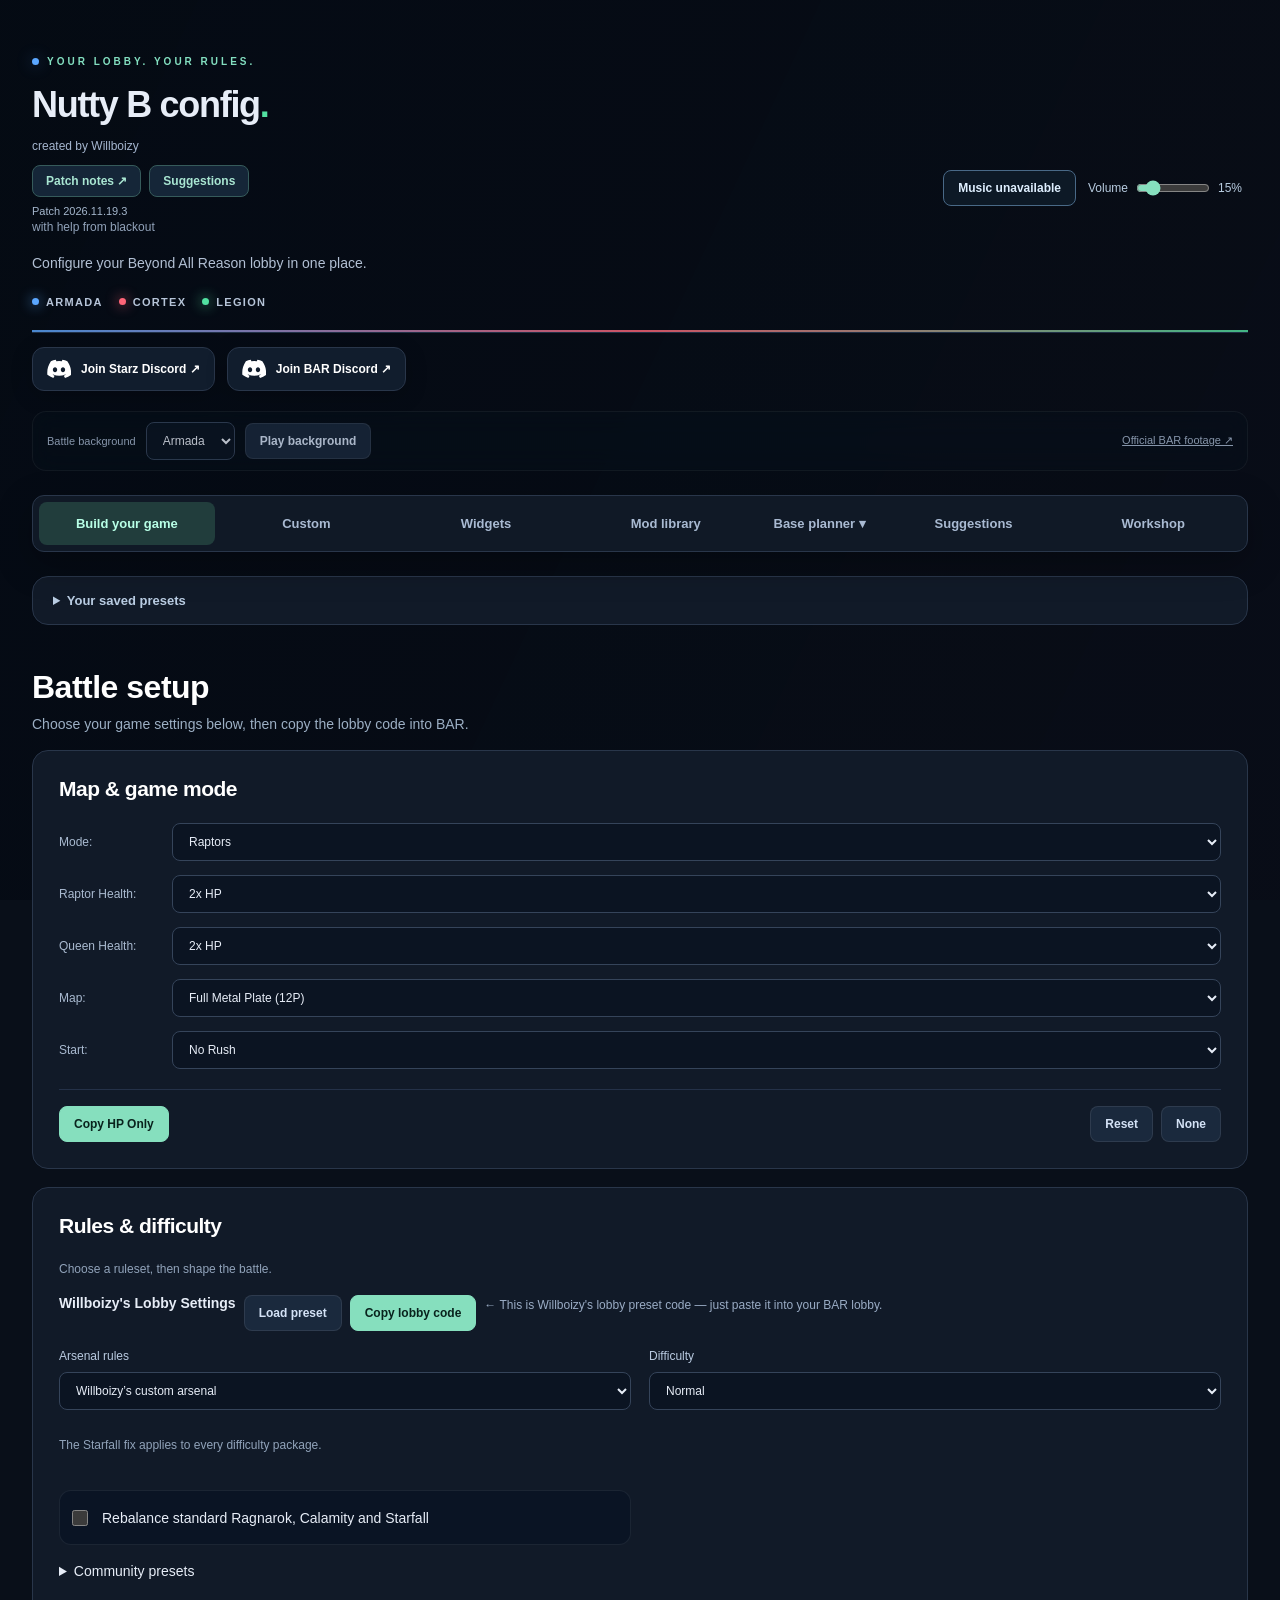
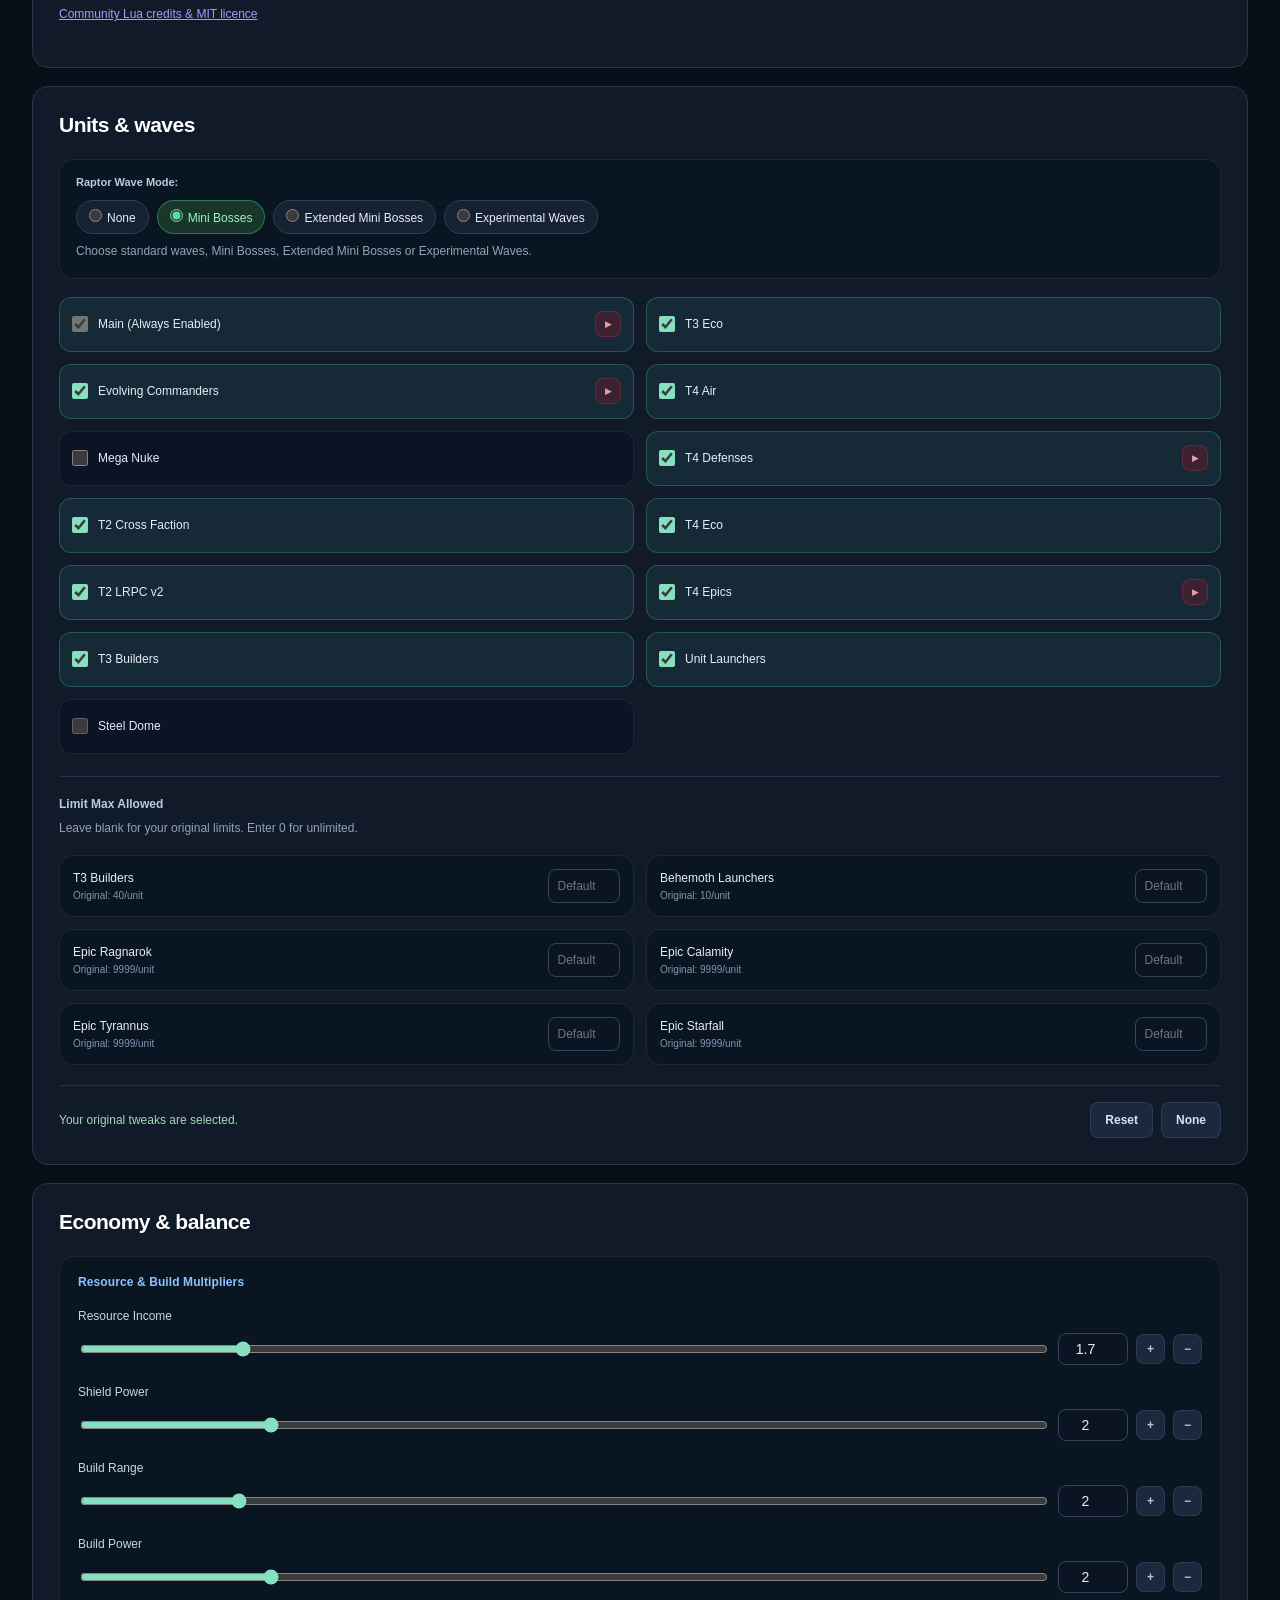
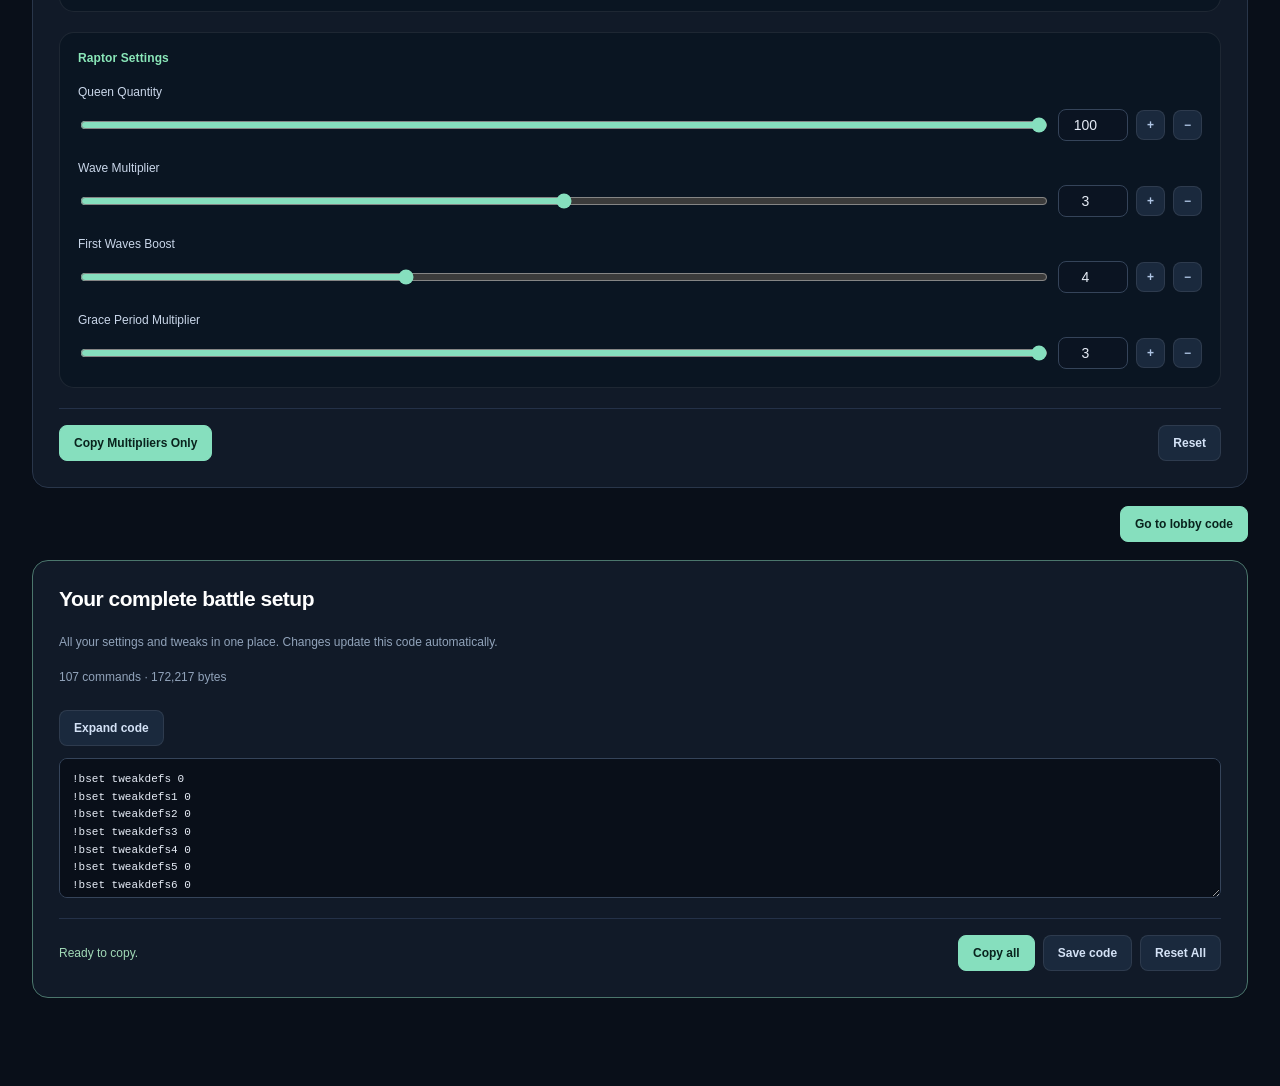
<file: index.html>
<!doctype html>
<html lang="en"><head><meta charset="utf-8"><meta name="viewport" content="width=device-width,initial-scale=1"><title>Nutty B config · NuttyB</title>
<style>
:root{color-scheme:dark;--pink:#ff82bc;--border:#392b43}*{box-sizing:border-box}body{margin:0;background:radial-gradient(ellipse at 10% 0,#352035 0,transparent 45%),#100e16;color:#f9f4fa;font:14px 'Segoe UI',Arial,sans-serif}main{max-width:1180px;margin:auto;padding:38px 30px 28px;min-height:100vh}header{display:flex;justify-content:space-between;align-items:center;gap:20px;margin-bottom:28px}h1{font-size:42px;letter-spacing:-1.8px;margin:4px 0 8px}h2{font-size:21px;letter-spacing:-.5px;margin:0 0 18px}h3{font-size:14px;color:#ffabd0;margin:0 0 22px}.eyebrow{color:#ff82bc;font-size:11px;letter-spacing:2.8px;font-weight:700;text-transform:uppercase}.intro{color:#b7a9c3;margin:0;max-width:540px;line-height:1.6}.badge{border:1px solid #61415f;background:#291d31;border-radius:999px;padding:12px 18px;color:#ffc0dd;font-size:12px}.topnav{display:flex;gap:8px;margin:0 0 24px;padding:5px;background:#1a1522;border:1px solid var(--border);border-radius:14px;width:fit-content;position:sticky;top:10px;z-index:5;box-shadow:0 8px 25px #0005}.topnav button{border:0;background:transparent;padding:12px 22px;border-radius:10px}.topnav button.active{background:#ff82bc;color:#241324}.panel{padding:25px;margin:0 0 22px;border:1px solid var(--border);border-radius:20px;background:#1c1725;box-shadow:0 15px 40px #0002}#configuration{display:grid;grid-template-columns:1fr 1.5fr;gap:22px;align-items:start}#configuration>.panel:first-child{grid-column:1}#configuration>.panel:nth-child(2){grid-column:2;grid-row:1 / span 2}#configuration>.panel:nth-child(3){grid-column:1}.hint{font-size:12px;color:#b3a3c0;line-height:1.6;margin:8px 0 16px}button{font:inherit;font-size:12px;font-weight:650;color:#f9f4fa;background:#332a40;border:1px solid #4b3b58;border-radius:9px;padding:10px 14px;cursor:pointer;transition:background .15s,transform .15s}button:hover{background:#4a3653;transform:translateY(-1px)}button.primary{background:#ff82bc;color:#251224;border-color:#ff82bc}button.primary:hover{background:#ffa7d0}button:disabled{opacity:.5;cursor:default}button:focus-visible,input:focus-visible,select:focus-visible,textarea:focus-visible{outline:2px solid #ffb9db;outline-offset:3px}input,select{font:inherit;color:#f9f4fa;background:#110e18;border:1px solid #4b3a58;border-radius:8px;padding:9px 10px}input[type=checkbox],input[type=radio],input[type=range]{accent-color:var(--pink)}input[type=checkbox]{width:16px;height:16px;margin:0 10px 0 0}select{min-width:0;width:100%;font-size:12px}.setting{display:grid;grid-template-columns:100px 1fr;gap:8px;align-items:center;margin:12px 0}.setting label{color:#cabbd4;font-size:12px}.section-footer{border-top:1px solid #392b43;margin-top:20px;padding-top:16px;display:flex;justify-content:space-between;align-items:center;gap:10px}.toolbar{display:flex;gap:8px}.tweak-grid{display:grid;grid-template-columns:1fr 1fr;gap:10px}.tweak-row{border:1px solid #3d304a;border-radius:10px;background:#231c2d;min-height:52px;padding:12px;display:flex;align-items:center;gap:4px}.tweak-row:has(input:checked){background:#302036;border-color:#734566}.tweak-row label{display:flex;align-items:center;flex:1;font-size:12px;font-weight:600;cursor:pointer}.tweak-row button{padding:5px 8px;color:#ffabd0}.suboptions{padding:10px 14px;background:#18121f;border:1px solid #49324d;border-radius:0 0 10px 10px;margin-top:-6px}.suboptions label{display:flex;align-items:center;padding:7px 0;font-size:12px}.wave-box{padding:14px;margin-bottom:18px;background:#15111e;border-radius:12px;border:1px solid #3d2c46}.wave-title{display:block;margin-bottom:12px;font-size:12px;font-weight:600}.pills{display:flex;gap:8px;flex-wrap:wrap}.pill{padding:8px 12px;background:#231b2c;border:1px solid #4f3a56;border-radius:30px;font-size:12px;cursor:pointer}.pill:has(input:checked){background:#51304b;border-color:#ff82bc}.pill input{margin:0 5px 0 0}.wave-box .hint{margin-bottom:0}.limit-area{margin-top:24px;border-top:1px solid #392b43;padding-top:22px}.limit-title{font-size:14px;font-weight:600}.limits{display:grid;grid-template-columns:1fr 1fr;gap:10px}.limit{display:flex;justify-content:space-between;align-items:center;gap:8px;padding:12px;background:#15111e;border:1px solid #382b43;border-radius:10px;font-size:12px;font-weight:600}.limit input{width:70px;text-align:center}.limit small{display:block;margin-top:5px;font-size:10px;font-weight:400;color:#c7a3bb}.multiplier-grid{display:grid;gap:18px}.multiplier-card{background:#15111e;border:1px solid #382b43;border-radius:12px;padding:18px}.control{margin-bottom:20px}.control:last-child{margin-bottom:0}.control label{display:block;font-size:12px;font-weight:600;margin-bottom:10px}.inputs{display:flex;gap:6px;align-items:center}.inputs input[type=range]{flex:1;min-width:0;padding:0}.inputs input[type=number]{width:66px;text-align:center;padding:7px 5px}.inputs button{padding:7px 10px}.status{font-size:12px;color:#ffc0dd;margin:0;line-height:1.5}#outputs{border-color:#69405f;background:linear-gradient(125deg,#281b30,#1b1725)}#generated{display:grid;grid-template-columns:repeat(3,minmax(0,1fr));gap:14px;margin-top:22px;counter-reset:parts}.copy-row{padding:16px;background:#15111e;border:1px solid #49334e;border-radius:14px;counter-increment:parts;position:relative}.copy-row:before{content:'0' counter(parts);display:block;font-size:27px;font-weight:700;color:#ff82bc;margin-bottom:12px;letter-spacing:-1px}.copy-row button{width:100%;font-size:13px;padding:12px}.copy-row .hint{margin:10px 0;font-size:11px}.part-preview{width:100%;height:92px;resize:vertical;border:1px solid #392b43;border-radius:8px;background:#100c16;color:#bfaac8;padding:10px;font:10px Consolas,monospace}footer{display:flex;justify-content:space-between;gap:20px;color:#a994b5;font-size:11px;line-height:1.7;padding:0 5px}footer a{color:#e6a7ca}[hidden]{display:none!important}@media(min-width:900px){#configuration>.panel:first-child{position:relative}}@media(max-width:900px){main{padding:25px 20px}#configuration{grid-template-columns:1fr}#configuration>.panel:first-child,#configuration>.panel:nth-child(2),#configuration>.panel:nth-child(3){grid-column:1;grid-row:auto}.multiplier-grid{grid-template-columns:1fr 1fr}#generated{grid-template-columns:1fr 1fr}}@media(max-width:580px){main{padding:22px 14px}header{align-items:flex-start}.badge{display:none}h1{font-size:34px}.panel{padding:18px;border-radius:16px}.tweak-grid,.multiplier-grid,#generated{grid-template-columns:1fr}.limits{grid-template-columns:1fr 1fr}.section-footer,footer{flex-wrap:wrap}.topnav{width:100%}.topnav button{flex:1;padding:12px 8px}.limit{flex-direction:column;align-items:flex-start}.limit input{width:100%}}
:root{--pink:#ffe000;--border:#173b73;color-scheme:dark}
body{background:radial-gradient(ellipse at 85% 0,#052b67 0,transparent 42%),#050709;color:#f5f8ff}
header{position:relative;padding:24px 0 26px;border-top:3px solid #ffe000;border-bottom:2px solid #1768f5}
header:after{content:'';position:absolute;bottom:-7px;right:0;width:120px;height:9px;background:repeating-linear-gradient(135deg,#1768f5 0 5px,transparent 5px 11px)}
h1{font-family:Impact,'Arial Narrow','Segoe UI',sans-serif;font-size:54px;font-weight:900;letter-spacing:1px;text-transform:uppercase;text-shadow:3px 2px 0 #0058e4;line-height:1.08}
h2{font-weight:800;color:#fff;letter-spacing:.2px}h3,.eyebrow{color:#ffe000}.intro,.hint,.setting label,footer{color:#acbbcf}
header p[style]{color:#ffe000!important}.badge{border:1px solid #1768f5;background:#071427;color:#fff;border-radius:4px;box-shadow:3px 3px 0 #0058e4}
.topnav{background:#080e18;border-color:#1768f5;border-radius:5px}.topnav button{border-radius:3px}.topnav button.active{background:#ffe000;color:#080b10}
.panel{border-radius:7px;background:#0b1018;border:1px solid #1d498c;box-shadow:0 4px 0 #061d44}
button{background:#10213d;border-color:#28599d;color:#f5f8ff;border-radius:4px}button:hover{background:#153970}button.primary{background:#ffe000;color:#080b10;border-color:#ffe000;box-shadow:0 3px 0 #a69000}button.primary:hover{background:#ffed65}
button:focus-visible,input:focus-visible,select:focus-visible,textarea:focus-visible{outline-color:#ffe000}
input,select,.part-preview{background:#03080f;color:#e5eeff;border-color:#234675;border-radius:4px}
.tweak-row{background:#0b1728;border-color:#244672;border-radius:4px}.tweak-row:has(input:checked){background:#0b2346;border-color:#1768f5;box-shadow:inset 3px 0 #1768f5}.tweak-row button{color:#ffe000}
.suboptions,.wave-box,.limit,.multiplier-card,.copy-row{background:#080e18;border-color:#244672;border-radius:5px}.pill{background:#101c2d;border-color:#244672}.pill:has(input:checked){background:#16356a;border-color:#ffe000;color:#fff}
.limit small{color:#b8c8e0}.section-footer,.limit-area{border-color:#234675}.status{color:#ffe000}
#outputs{background:linear-gradient(125deg,#0c1e39,#070c13);border-color:#1768f5}.copy-row:before{color:#ffe000}.copy-row{box-shadow:inset 0 3px #1768f5}footer a{color:#ffe000}
@media(max-width:580px){h1{font-size:36px;letter-spacing:.5px}.panel{border-radius:5px}header{padding-top:20px}}
/* Modern Blackout dashboard */
:root{--border:#203047;--pink:#ffe14a}
body{background:radial-gradient(ellipse at 90% -10%,#102748 0,transparent 50%),#080c12;font-family:'Segoe UI',Arial,sans-serif;color:#edf3fc}
main{max-width:1280px;padding:44px 36px 32px}
header{padding:12px 0 32px;border-top:0;border-bottom:1px solid #203047;margin-bottom:24px;gap:28px}
header:after{content:none}.eyebrow{font-size:10px;letter-spacing:2.4px;color:#ffe14a;display:inline-flex;align-items:center;gap:8px}.eyebrow:before{content:'';width:7px;height:7px;background:#ffe14a;border-radius:50%;box-shadow:0 0 14px #ffe14a70}
h1{font-family:'Segoe UI',Arial,sans-serif;font-size:48px;letter-spacing:-2px;font-weight:800;text-transform:none;text-shadow:none;line-height:1.15;margin:12px 0}
header p[style]{color:#a5b6cf!important;font-size:12px!important}.intro{font-size:13px;line-height:1.7;max-width:540px;color:#9badc5}
.badge{border:1px solid #28466b;background:#122039;border-radius:999px;box-shadow:none;padding:10px 16px;color:#9ac2ff;font-size:11px;white-space:nowrap}
.topnav{background:#0e1521;border:1px solid #243148;border-radius:12px;padding:5px;top:12px;box-shadow:0 12px 32px #0005;backdrop-filter:blur(16px);margin-bottom:24px}
.topnav button{border-radius:8px;padding:11px 20px;color:#a7b8d0}.topnav button.active{background:#ffe14a;color:#10151d;box-shadow:0 3px 10px #ffe14a18}
.panel{padding:24px;border-radius:16px;background:linear-gradient(145deg,#101823,#0d141e);border:1px solid #243148;box-shadow:0 8px 30px #0002;margin-bottom:20px}
h2{font-size:18px;letter-spacing:-.3px;font-weight:700;margin-bottom:20px}h3{font-size:12px;font-weight:650;letter-spacing:.1px;margin-bottom:20px;color:#8bb8ff}
.hint{color:#8fa1bb;font-size:12px}.setting{grid-template-columns:105px 1fr;margin:14px 0}.setting label{color:#a9bad0}
button{background:#1a2638;border:1px solid #304057;border-radius:8px;font-size:12px;padding:10px 14px;box-shadow:none;transition:background .15s,border-color .15s,transform .15s}
button:hover{background:#24354f;border-color:#456490}button.primary{background:#ffe14a;color:#141a23;border-color:#ffe14a;box-shadow:none}button.primary:hover{background:#ffeb83}
input,select,.part-preview{background:#090f18;color:#e4edf9;border:1px solid #2a3950;border-radius:8px;padding:10px 12px}
select{font-size:12px}.tweak-grid{gap:9px}.tweak-row{min-height:51px;padding:12px;background:#101a28;border:1px solid #28364d;border-radius:9px;box-shadow:none;transition:background .15s,border-color .15s}
.tweak-row:has(input:checked){background:#11223a;border-color:#295da3;box-shadow:none}.tweak-row:hover{border-color:#5275a7}.tweak-row label{font-weight:500}.tweak-row button{padding:5px 9px;background:#1a2d49;border-color:#2c4a70;color:#88b7ff}
input[type=checkbox]{accent-color:#3f8dff;border-radius:4px}input[type=range],input[type=radio]{accent-color:#ffe14a}
.wave-box{padding:16px;background:#0c1421;border:1px solid #27364d;border-radius:10px}.wave-title{color:#b1c1d8;font-size:11px}.pill{padding:8px 12px;background:#162132;border-color:#304058}.pill:has(input:checked){background:#27304a;border-color:#687654;color:#ffeb83}
.suboptions{background:#0a1422;border-color:#2d4768;border-radius:8px}.limit-area{margin-top:22px;padding-top:20px}.limit-title{font-size:12px;color:#b0c0d6}
.limits{gap:9px}.limit{border:1px solid #25354b;background:#0c1421;border-radius:9px;padding:13px;font-weight:500}.limit small{color:#8499b7;font-size:10px}.limit input{width:72px;padding:9px 7px}
.multiplier-card{background:#0c1421;border:1px solid #25354b;border-radius:10px;padding:18px}.control label{font-weight:500;color:#c9d6e9}.inputs{gap:8px}.inputs input[type=number]{width:70px}.inputs button{padding:7px 10px;color:#afc5e4}
.section-footer,.limit-area{border-color:#243148}.status{color:#a7c6f5;font-size:12px}#outputs{background:linear-gradient(130deg,#101e32,#0d141e);border-color:#2d4c75}
.copy-row{background:#0a1421;border:1px solid #2b405f;border-radius:12px;padding:18px;box-shadow:none}.copy-row:before{color:#74acff;font-size:24px;font-weight:650;letter-spacing:-.5px}.part-preview{color:#8ba1bf;font-size:10px;line-height:1.5;height:100px;padding:12px}
#saved-presets{padding:20px 24px}#saved-presets h2{margin-bottom:6px}#saved-presets .hint{margin:8px 0 15px}#saved-presets .toolbar{gap:10px;align-items:center}#saved-presets input{flex:1;min-width:160px;max-width:260px}#saved-presets select{flex:1;min-width:160px}#saved-presets p[role=status]:empty{display:none}footer{color:#788da9;padding:8px 2px}footer a{color:#8fbbff}
@media(max-width:900px){main{padding:30px 22px}h1{font-size:40px}.panel{padding:22px}}
@media(max-width:580px){main{padding:24px 14px}h1{font-size:34px;letter-spacing:-1.2px}.panel{padding:18px;border-radius:13px}.topnav button{padding:11px 8px;font-size:11px}.setting{grid-template-columns:95px 1fr}#saved-presets{padding:18px}#saved-presets input,#saved-presets select{max-width:none;flex-basis:100%}.toolbar{flex-wrap:wrap}.section-footer>.toolbar{width:100%}.section-footer>.toolbar button{flex:1}.limit input{width:100%}.multiplier-card{padding:16px}}
</style><style>.widget-grid{display:grid;grid-template-columns:repeat(3,minmax(0,1fr));gap:16px;margin:24px 0}.widget-card{padding:22px;border:1px solid #263b57;border-radius:14px;background:#0b121d;display:flex;flex-direction:column;gap:12px}.widget-card h3{margin:0;color:#fff;font-size:18px}.widget-card p{margin:0;line-height:1.6;color:#a7b8d0}.widget-card small{color:#ffe14a}.widget-card button,.widget-card a{margin-top:auto}.widget-link{display:inline-block;text-decoration:none;background:#ffe14a;color:#10151d;padding:12px 16px;border-radius:8px;font-size:13px;font-weight:700}.widget-install{padding:20px;background:#101f32;border-radius:12px;line-height:1.8;color:#c5d4e8}.widget-section-title{margin-top:32px}.topnav{flex-wrap:wrap}@media(max-width:900px){.widget-grid{grid-template-columns:repeat(2,minmax(0,1fr))}}@media(max-width:580px){.widget-grid{grid-template-columns:1fr}}</style><style id="battle-background-style">.battle-background{position:fixed;inset:0;width:100%;height:100%;object-fit:cover;z-index:-2;pointer-events:none}body{isolation:isolate;background:#080e18}body:before{content:'';position:fixed;inset:0;background:linear-gradient(110deg,rgba(5,10,17,.88),rgba(8,19,35,.76));z-index:-1;pointer-events:none}.background-controls{display:flex;flex-wrap:wrap;align-items:center;gap:10px;margin:0 0 24px}.background-controls label,.background-controls a{font-size:11px;color:#a7b8d0}.background-controls select{width:auto}.background-controls a{margin-left:auto}@media(prefers-reduced-motion:reduce){.battle-background{display:none}}</style><style>.discord-button{background:#5865f2;color:#fff;display:inline-flex;align-items:center;gap:10px}.discord-button:hover{background:#4752c4}.discord-button:focus-visible{outline:2px solid #fff;outline-offset:4px}.discord-button svg{width:24px;height:24px;fill:currentColor;flex-shrink:0}</style><link rel="stylesheet" href="nutty-modern.css?v=community-cards-1"><link rel="stylesheet" href="nutty-music.css?v=audio-track-1">
<link rel="icon" type="image/png" href="raptor-queen-actual.png?v=20261021">
<link rel="apple-touch-icon" href="raptor-queen-actual.png?v=20261021">
<meta property="og:image" content="https://willzyboi.github.io/nuttyb/raptor-queen-actual.png">
<meta property="og:image:alt" content="Beyond All Reason Epic Raptor Queen">
<meta name="twitter:card" content="summary_large_image">
<meta name="twitter:image" content="https://willzyboi.github.io/nuttyb/raptor-queen-actual.png">
<link rel="stylesheet" href="game-polish.css?v=patch-20261106-1"></head><body><video id="battle-background" class="battle-background" autoplay muted loop playsinline preload="metadata" aria-hidden="true" src="https://ixstudiosdata.nl/BAR/BAR_BG_Armada_Animated_1080P.mp4"></video><main>
<header><div><span class="eyebrow">Your lobby. Your rules.</span><h1>Nutty B config<span style="color:var(--pink)">.</span></h1><p style="margin:0 0 12px;color:#ffc0dd;font-size:13px">created by Willboizy</p><p class="patch-version" style="color:#ffe000;font-size:12px;font-weight:700;margin:8px 0" title="Loaded website patch">Patch 2026.11.19.3 - Blackouts Game Settings</p><p class="creator-help">with help from blackout</p><p class="intro">Build your NuttyB battle, dial up the chaos, and take it straight into BAR.</p><div class="faction-signature" aria-label="Armada, Cortex and Legion"><span style="--faction:var(--armada)"><i aria-hidden="true"></i>Armada</span><span style="--faction:var(--cortex)"><i aria-hidden="true"></i>Cortex</span><span style="--faction:var(--legion)"><i aria-hidden="true"></i>Legion</span></div></div><div class="music-bar"><button id="music-open" class="music-open" aria-pressed="false">♫ Play music</button><label>Volume <input id="music-volume" type="range" min="0" max="100" value="15"><output id="music-level">15%</output></label></div></header>
<div class="discord-links" style="display:flex;flex-wrap:wrap;gap:20px;margin:20px 0 28px"><div><a class="widget-link discord-button" href="https://discord.gg/kmzKGBWB3" target="_blank" rel="noopener noreferrer"><svg viewBox="0 0 24 24" aria-hidden="true"><path d="M20.32 4.37a19.8 19.8 0 0 0-4.89-1.52c-.21.38-.45.89-.62 1.29a18.2 18.2 0 0 0-5.42 0c-.17-.4-.41-.91-.63-1.29A19.7 19.7 0 0 0 3.87 4.37C.78 8.97-.06 13.45.36 17.87a19.9 19.9 0 0 0 6 3.04c.49-.66.92-1.36 1.29-2.1-.71-.26-1.4-.59-2.05-.97l.5-.39c3.96 1.82 8.27 1.82 12.18 0l.5.39c-.65.38-1.34.71-2.05.97.37.74.8 1.44 1.29 2.1a19.8 19.8 0 0 0 6-3.04c.49-5.13-.84-9.57-3.7-13.5ZM8.02 15.15c-1.19 0-2.16-1.09-2.16-2.43s.95-2.43 2.16-2.43c1.22 0 2.18 1.1 2.16 2.43 0 1.34-.95 2.43-2.16 2.43Zm7.96 0c-1.19 0-2.16-1.09-2.16-2.43s.95-2.43 2.16-2.43c1.22 0 2.18 1.1 2.16 2.43 0 1.34-.94 2.43-2.16 2.43Z"/></svg>Join Starz Discord ↗</a><p class="hint" style="margin:8px 0 0">for nutty b games chat</p></div><div><a class="widget-link discord-button" href="https://discord.gg/9XVJW78p2" target="_blank" rel="noopener noreferrer"><svg viewBox="0 0 24 24" aria-hidden="true"><path d="M20.32 4.37a19.8 19.8 0 0 0-4.89-1.52c-.21.38-.45.89-.62 1.29a18.2 18.2 0 0 0-5.42 0c-.17-.4-.41-.91-.63-1.29A19.7 19.7 0 0 0 3.87 4.37C.78 8.97-.06 13.45.36 17.87a19.9 19.9 0 0 0 6 3.04c.49-.66.92-1.36 1.29-2.1-.71-.26-1.4-.59-2.05-.97l.5-.39c3.96 1.82 8.27 1.82 12.18 0l.5.39c-.65.38-1.34.71-2.05.97.37.74.8 1.44 1.29 2.1a19.8 19.8 0 0 0 6-3.04c.49-5.13-.84-9.57-3.7-13.5ZM8.02 15.15c-1.19 0-2.16-1.09-2.16-2.43s.95-2.43 2.16-2.43c1.22 0 2.18 1.1 2.16 2.43 0 1.34-.95 2.43-2.16 2.43Zm7.96 0c-1.19 0-2.16-1.09-2.16-2.43s.95-2.43 2.16-2.43c1.22 0 2.18 1.1 2.16 2.43 0 1.34-.94 2.43-2.16 2.43Z"/></svg>Join BAR Discord ↗</a><p class="hint" style="margin:8px 0 0">Beyond All Reason official Discord</p></div></div>
<div class="background-controls"><label for="background-faction">Battle background</label><select id="background-faction"><option value="Armada">Armada</option><option value="Cortex">Cortex</option></select><button id="background-pause" type="button">Pause background</button><a href="https://www.beyondallreason.info/promokit" target="_blank" rel="noopener noreferrer">Official BAR footage ↗</a></div><nav class="topnav" aria-label="Configurator"><button class="active" id="configuration-tab" aria-pressed="true">Build your game</button><button id="custom-tab" aria-pressed="false">Custom</button><button id="widgets-tab" aria-pressed="false">Widgets</button><button id="library-tab" aria-pressed="false">Mod library</button><div class="planner-menu"><button id="planner-tab" aria-pressed="false">Base planner ▾</button><div class="planner-dropdown"><button id="planner-own" type="button">Make your own</button><button id="planner-community" type="button">Community made</button></div></div><button id="suggestions-tab" aria-pressed="false">Suggestions</button></nav>
<div id="configuration">
<section class="panel"><h2>Set the battlefield</h2><div id="game-settings"></div><div class="section-footer"><button class="primary" id="copy-hp">Copy HP Only</button><div class="toolbar"><button id="reset-game">Reset</button><button id="none-hp">None</button></div></div></section>
<section class="panel"><h2>Choose your arsenal</h2><div class="wave-box"><span class="wave-title">Raptor Wave Mode:</span><div class="pills" id="wave-options"></div><p class="hint">Choose standard waves, Mini Bosses, Extended Mini Bosses or Experimental Waves.</p></div><div class="tweak-grid" id="tweak-options"></div><div class="limit-area"><div class="limit-title">Limit Max Allowed</div><p class="hint">Leave blank for your original limits. Enter 0 for unlimited.</p><div class="limits" id="limits"></div></div><div class="section-footer"><p class="status" id="tweak-status">Your original tweaks are selected.</p><div class="toolbar"><button id="reset-tweaks">Reset</button><button id="none-tweaks">None</button></div></div></section>
<section class="panel"><h2>Turn it up</h2><div class="multiplier-grid"><div class="multiplier-card"><h3>Resource & Build Multipliers</h3><div id="resource-sliders"></div></div><div class="multiplier-card"><h3>Raptor Settings</h3><div id="raptor-sliders"></div></div></div><div class="section-footer"><button class="primary" id="copy-multipliers">Copy Multipliers Only</button><button id="reset-multipliers">Reset</button></div></section>
</div>
<section class="panel" id="outputs"><h2>Your complete battle setup</h2><p class="hint">All your settings and tweaks in one place. Changes update this code automatically.</p><div id="generated"></div><div class="section-footer"><p class="status" id="status" role="status" aria-live="polite">Ready to copy.</p><div class="toolbar"><button class="primary" id="copy-all">Copy all</button><button id="download">Save code</button><button id="reset">Reset All</button></div></div><textarea id="manual" class="part-preview" aria-label="Manual copy" hidden readonly></textarea></section>
<section class="panel" id="custom" hidden>
<h2>Make it yours</h2><p class="hint">Add your own tweaks to this configuration. Applied code is saved in this browser and included in the generated code.</p>
<div class="setting"><label for="custom-format">Code format</label><select id="custom-format"><option value="lua">Lua code</option><option value="tweak">Encoded tweak commands</option></select></div>
<div class="setting" id="custom-target-row"><label for="custom-target">Apply to</label><select id="custom-target"><option value="tweakdefs8">Unit definitions (Lua statements)</option><option value="tweakunits8">Unit tweaks (Lua table)</option></select></div>
<p class="hint">Lua code is encoded automatically. Unit definitions use UnitDefs; unit tweaks must return a table. For encoded tweaks, paste complete !bset tweakdefs or !bset tweakunits commands. Existing tweaks in the same slot are combined; your custom changes take priority within that slot.</p>
<label for="custom-code" style="display:block;margin:18px 0 10px;font-weight:600">Your code</label><textarea id="custom-code" class="part-preview" style="height:280px;font-size:13px" spellcheck="false" placeholder="Paste your Lua or complete encoded tweak commands here"></textarea>
<div class="section-footer"><p id="custom-status" class="status" role="status" aria-live="polite">Paste your code, then select Apply code.</p><div class="toolbar"><button id="clear-custom">Clear</button><button class="primary" id="apply-custom">Apply code</button></div></div>
</section>

<section class="panel" id="widgets" hidden></section><section class="panel" id="library" hidden></section><section id="planner" hidden><div id="planner-community-view" class="panel" hidden><h2>Community made layouts</h2><p>No community layouts have been shared here yet.</p><button id="planner-community-create">Make your own layout</button></div><iframe allowfullscreen title="NuttyB base layout planner" loading="lazy" src="base-planner.html?embedded=1&amp;v=more-buildings-1"></iframe></section><section class="panel" id="suggestions" hidden aria-labelledby="suggestions-heading"><h2 id="suggestions-heading">Suggest a config change</h2><p class="hint">Got an idea for NuttyB? Send unit balance ideas, new features or bug reports. Suggestions are public GitHub issues and need a free GitHub account. They are reviewed before any config changes.</p><form id="suggestion-form" style="max-width:760px;display:grid;gap:16px;margin-top:24px"><label>Category<select id="suggestion-category"><option>Unit balance</option><option>Raptors and bosses</option><option>New feature</option><option>Bug report</option><option>Other</option></select></label><label>Suggestion title<input id="suggestion-title" style="display:block;width:100%;margin-top:8px" maxlength="100" required placeholder="What would you like changed?"></label><label>Details<textarea id="suggestion-details" class="part-preview" style="height:180px;display:block;margin-top:8px;font-size:14px" maxlength="4000" required placeholder="Explain your idea and why it would help. For bugs, include your settings and what happened."></textarea></label><button class="primary" type="submit">Prepare suggestion</button><p id="suggestion-status" role="status">Prepare your suggestion when you are ready.</p><a id="suggestion-submit" class="widget-link" target="_blank" rel="noopener noreferrer" hidden>Review and submit on GitHub</a></form></section></main><script src="nutty-data.js?v=patch-20261021-2"></script><script src="nutty-engine.js?v=url-safe-1"></script><script src="nutty-options.js?v=patch-20261011"></script><script src="steel-dome.js?v=lower-projectiles-1"></script><script src="nutty-ui.js?v=patch-20261029-3"></script><script src="nutty-custom.js?v=inline-copy-1"></script><script src="nutty-presets.js?v=presets-1"></script><script src="nutty-widgets.js?v=inline-copy-1"></script><script src="nutty-library.js?v=inline-copy-1"></script><script src="nutty-background.js?v=battle-1"></script><script src="nutty-lua-parser.js?v=0.3.1"></script><script src="nutty-community-data.js?v=constructor-only-4"></script><script src="nutty-consolidated.js?v=patch-20261119-2"></script><audio id="background-music" src="cosmic-family-flight.m4a" loop preload="metadata"></audio><script src="nutty-music.js?v=audio-track-1"></script><script src="nutty-community-layouts.js?v=blackbunker-early-5"></script><script src="game-polish.js?v=patch-20261119-2"></script><script src="nutty-suggestions.js?v=patch-20261023-1-header"></script></body></html>
</file>
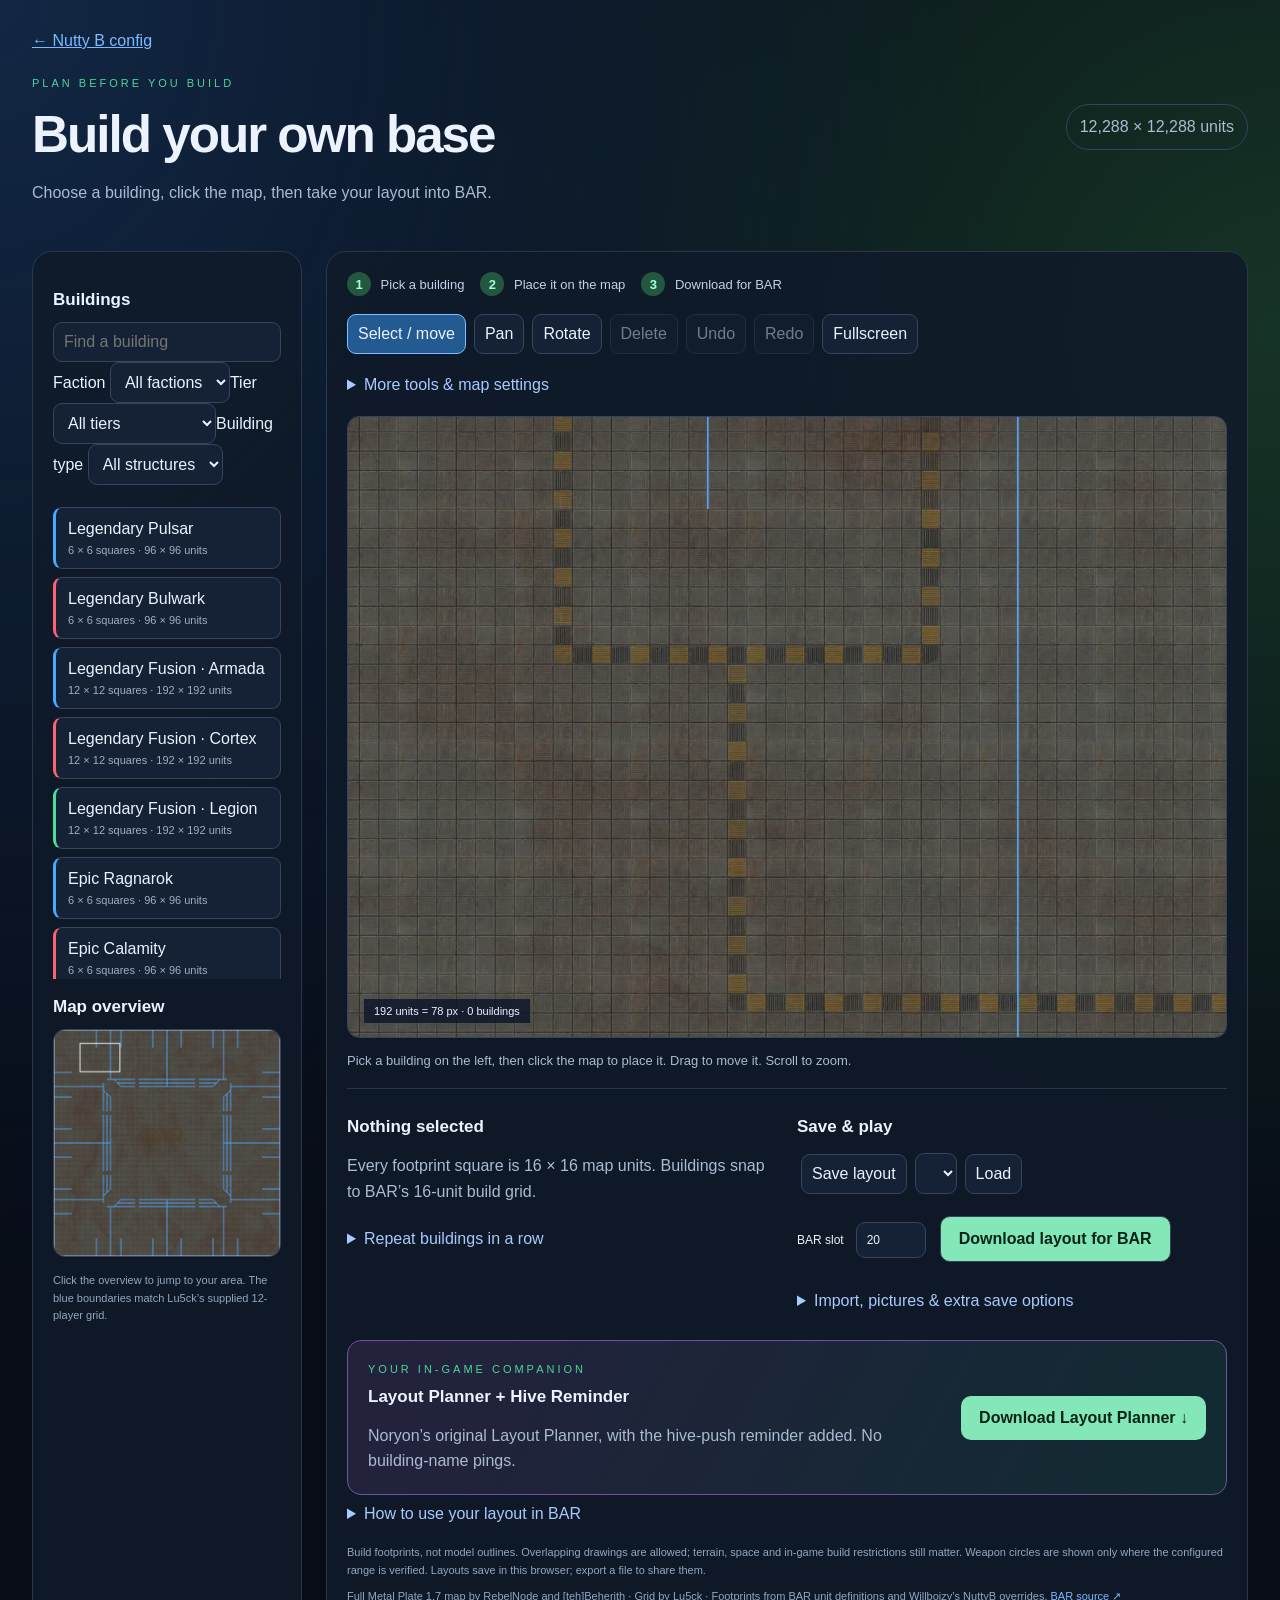
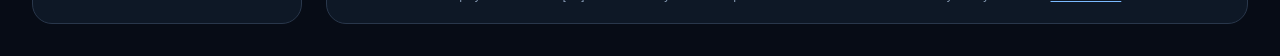
<file: base-planner.html>
<!doctype html><html lang="en"><head><meta charset="utf-8"><meta name="viewport" content="width=device-width,initial-scale=1"><title>Nutty B · Base planner</title><link rel="stylesheet" href="planner.css?v=simple-builder-20261021">
<link rel="icon" type="image/png" href="raptor-queen-actual.png?v=20261021">
<link rel="apple-touch-icon" href="raptor-queen-actual.png?v=20261021">
<meta property="og:image" content="https://willzyboi.github.io/nuttyb/raptor-queen-actual.png">
<meta property="og:image:alt" content="Beyond All Reason Epic Raptor Queen">
<meta name="twitter:card" content="summary">
<meta name="twitter:image" content="https://willzyboi.github.io/nuttyb/raptor-queen-actual.png">
</head><body><main>
<header><div><a href="index.html">← Nutty B config</a><p class="eyebrow">PLAN BEFORE YOU BUILD</p><h1>Build your own base</h1><p>Choose a building, click the map, then take your layout into BAR.</p></div><span class="badge">12,288 × 12,288 units</span></header>
<div class="workspace"><aside><h2>Buildings</h2><input id="search" type="search" placeholder="Find a building" aria-label="Find a building"><label>Faction <select id="faction-filter"><option value="all">All factions</option><option value="arm">Armada</option><option value="cor">Cortex</option><option value="leg">Legion</option><option value="custom">Custom</option></select></label><label>Tier <select id="tier-filter"><option value="all">All tiers</option><option value="1">T1</option><option value="2">T2</option><option value="3">T3</option><option value="4">Legendary / Epic</option></select></label><label>Building type <select id="category-filter"><option value="all">All structures</option><option>Defences</option><option>Economy</option><option>Factories</option><option>Support</option></select></label><div id="catalog"></div><h2>Map overview</h2><canvas id="overview" width="256" height="256" aria-label="Full map overview; click to centre the planner"></canvas><p class="hint">Click the overview to jump to your area. The blue boundaries match Lu5ck’s supplied 12-player grid.</p></aside>
<section><div class="planner-steps"><span><b>1</b> Pick a building</span><span><b>2</b> Place it on the map</span><span><b>3</b> Download for BAR</span></div><div class="toolbar"><button id="select" class="active">Select / move</button><button id="pan">Pan</button><button id="rotate">Rotate</button><button id="delete">Delete</button><button id="undo">Undo</button><button id="redo">Redo</button><button id="fullscreen">Fullscreen</button></div><details class="advanced-tools"><summary>More tools &amp; map settings</summary><div class="toolbar"><button id="pen">Freehand</button><button id="line">Straight line</button><button id="erase">Erase</button><button id="rotate-layout">Rotate layout</button><button id="mirror-layout">Mirror layout</button><button id="text-tool">Text</button><input id="label-text" aria-label="Text label" placeholder="Your label" maxlength="120"><button id="duplicate">Duplicate</button></div><div class="viewbar"><label>Zoom <input id="zoom" type="range" min="1" max="32" step="0.25" value="8"><output id="zoom-label">8×</output></label><button id="fit">Full map</button><label><input id="map-details" type="checkbox" checked>Map details</label><label><input id="grid" type="checkbox" checked>12-player grid</label><label><input id="ranges" type="checkbox">Weapon ranges</label><label><input id="size-snap" type="checkbox">Snap by building size</label><label><input id="chunk-grid" type="checkbox">Chunk grid</label><label><input id="type-colors" type="checkbox" checked>Type colours</label><label><input id="hints" type="checkbox" checked>Hints</label><label><input id="keyboard-pan" type="checkbox" checked>WASD pan view</label></div>
</details><div class="stage"><canvas id="board" width="1000" height="680" tabindex="0" aria-label="Base layout canvas. Select a building then click to place. Drag buildings to move; drag empty space to pan."></canvas><span class="scale" id="scale"></span></div><p id="message" role="status" aria-live="polite">Pick a building on the left, then click the map to place it. Drag to move it. Scroll to zoom.</p>
<div class="details simple-details"><div><h2 id="selection">Nothing selected</h2><p id="dimensions">Every footprint square is 16 × 16 map units. Buildings snap to BAR’s 16-unit build grid.</p><details><summary>Repeat buildings in a row</summary><label>Copies in row <input id="count" type="number" min="1" max="100" value="1"></label><label>Gap (squares) <input id="gap" type="number" min="0" max="40" value="0"></label><label>Row direction <select id="direction"><option value="x">Horizontal</option><option value="z">Vertical</option></select></label><button id="row">Copy selected as row</button></details></div><div><h2>Save &amp; play</h2><div class="save-row"><button id="save">Save layout</button><select id="saved" aria-label="Saved layouts"></select><button id="load">Load</button></div><div class="export-row"><label>BAR slot <input id="bar-slot" type="number" min="1" max="20" value="20"></label><button id="bar-export">Download layout for BAR</button></div><details><summary>Import, pictures &amp; extra save options</summary><input id="layout-name" type="hidden" value=""><input id="layout-guide" type="hidden" value=""><label><input id="merge-load" type="checkbox">Merge when loading</label><button id="copy-layout">Copy layout text</button><button id="export">Export layout (.txt)</button><button id="save-slot">Save to slot</button><button id="load-slot">Load slot</button><label class="file">Import <input id="import" type="file" accept=".txt,.json,text/plain,application/json"></label><label>Image resolution <select id="image-size"><option value="2048">2048 × 2048</option><option value="4096" selected>4096 × 4096</option><option value="8192">8192 × 8192 · most detail</option></select></label><button id="png">Save image</button><button id="clear">Clear map</button></details></div></div><div class="widget-download"><div><p class="eyebrow">YOUR IN-GAME COMPANION</p><h2>Layout Planner + Hive Reminder</h2><p>Noryon’s original Layout Planner, with the hive-push reminder added. No building-name pings.</p></div><a class="download-widget" href="LayoutPlanner.lua" download>Download Layout Planner ↓</a></div><details class="install-guide"><summary>How to use your layout in BAR</summary><ol><li>Put <strong>LayoutPlanner.lua</strong> in your BAR data folder under <strong>LuaUI/Widgets</strong>. Disable Willboizy Layout Loader and enable <strong>Layout Planner</strong>.</li><li>Choose a BAR slot above and click <strong>Download layout for BAR</strong>. Put that <strong>layout_N.txt</strong> file in the same Widgets folder, keeping its exact filename.</li><li>In game, click Load for the matching slot. Click the map to position it, then press <strong>Render</strong>. R rotates, I mirrors and right-click cancels placement.</li></ol><p>Draws guides rather than issuing build orders. Auto Erase Reminder and Hive Reminder post their message when clicked. Adapted from Noryon’s MIT-licensed Layout Planner, with original engine credit retained. <a href="WILLBOIZY-LAYOUT-LOADER.txt" download>Full instructions</a> · <a href="https://github.com/noryon/BARLayoutPlanner" target="_blank" rel="noopener">Original project</a></p><p>Original layout controls and placement retained. Building names and text labels do not generate map pings.</p></details><p class="hint">Build footprints, not model outlines. Overlapping drawings are allowed; terrain, space and in-game build restrictions still matter. Weapon circles are shown only where the configured range is verified. Layouts save in this browser; export a file to share them.</p><footer>Full Metal Plate 1.7 map by RebelNode and [teh]Beherith · Grid by Lu5ck · Footprints from BAR unit definitions and Willboizy’s NuttyB overrides. <a href="https://github.com/beyond-all-reason/Beyond-All-Reason" target="_blank" rel="noopener">BAR source ↗</a></footer></section></div></main><script src="planner-data.js?v=tiers-storage-2"></script><script src="planner.js?v=no-pings-20261021"></script></body></html>
</file>
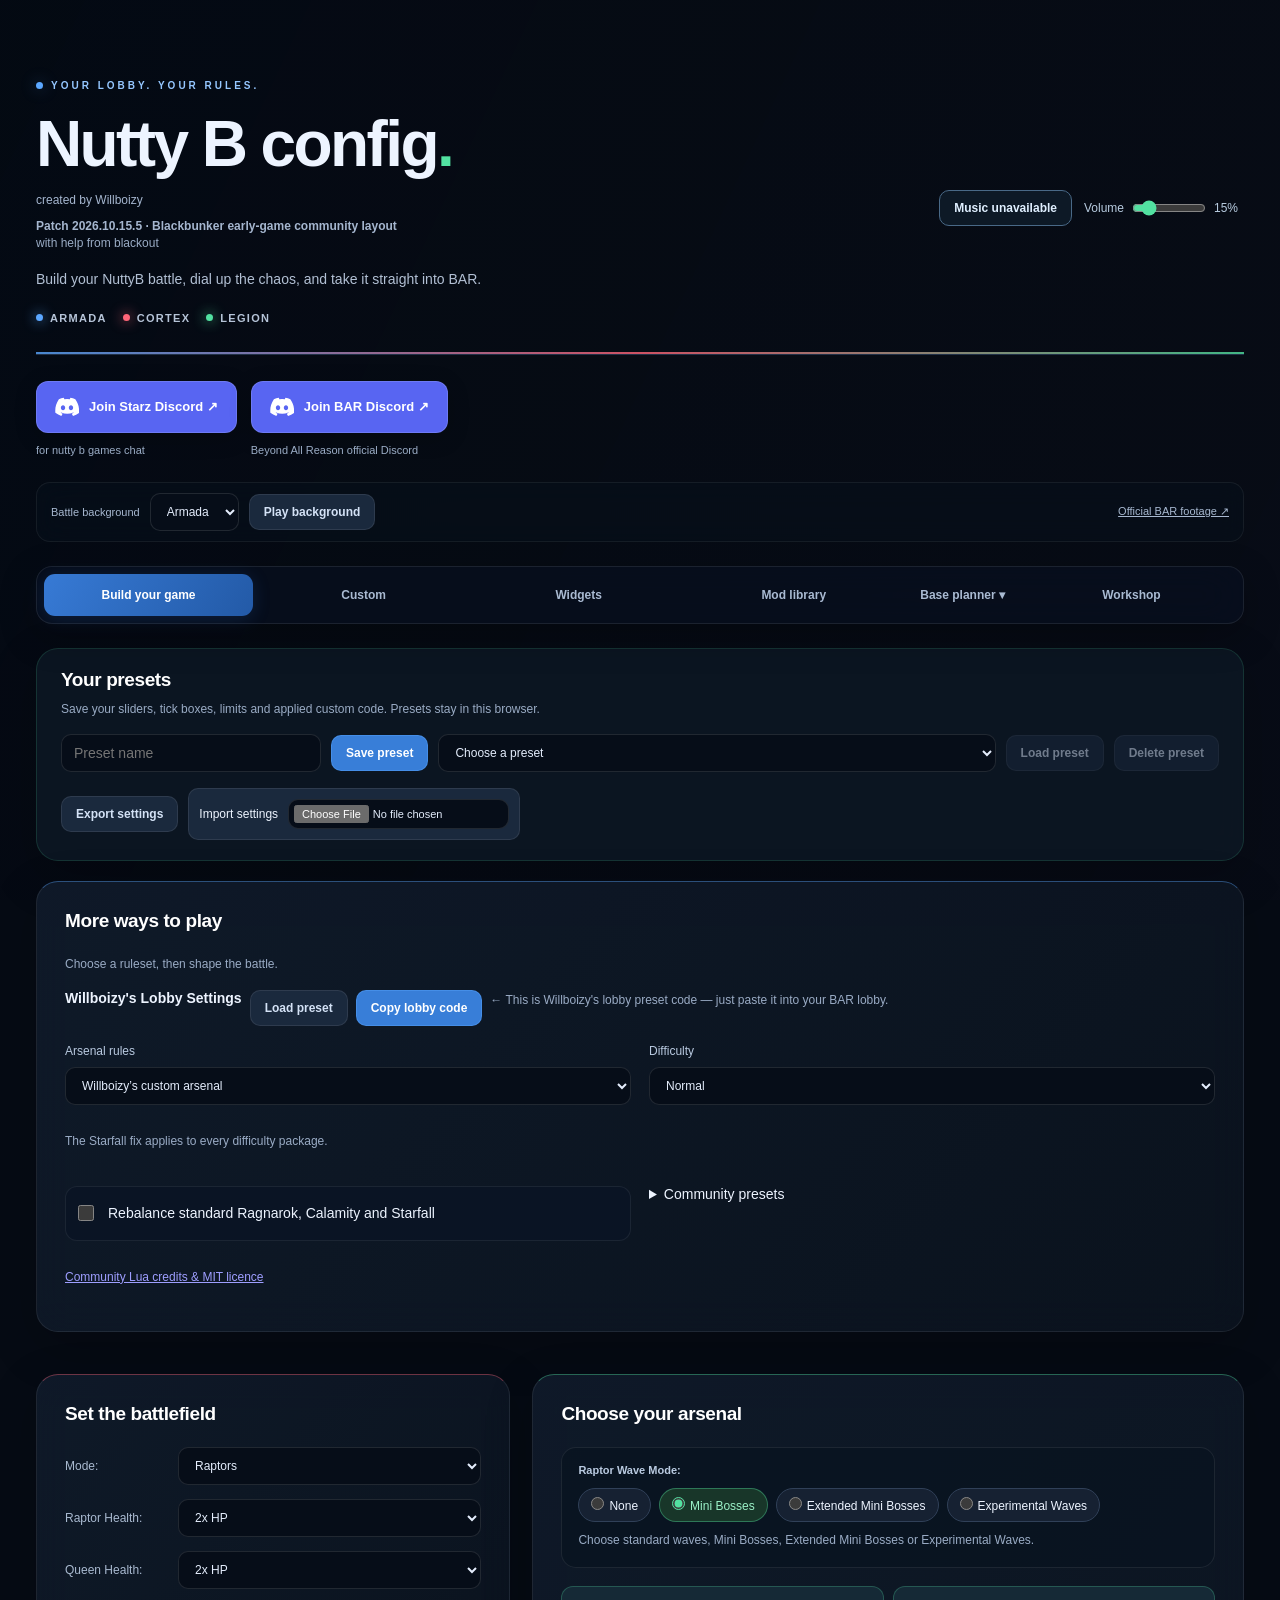
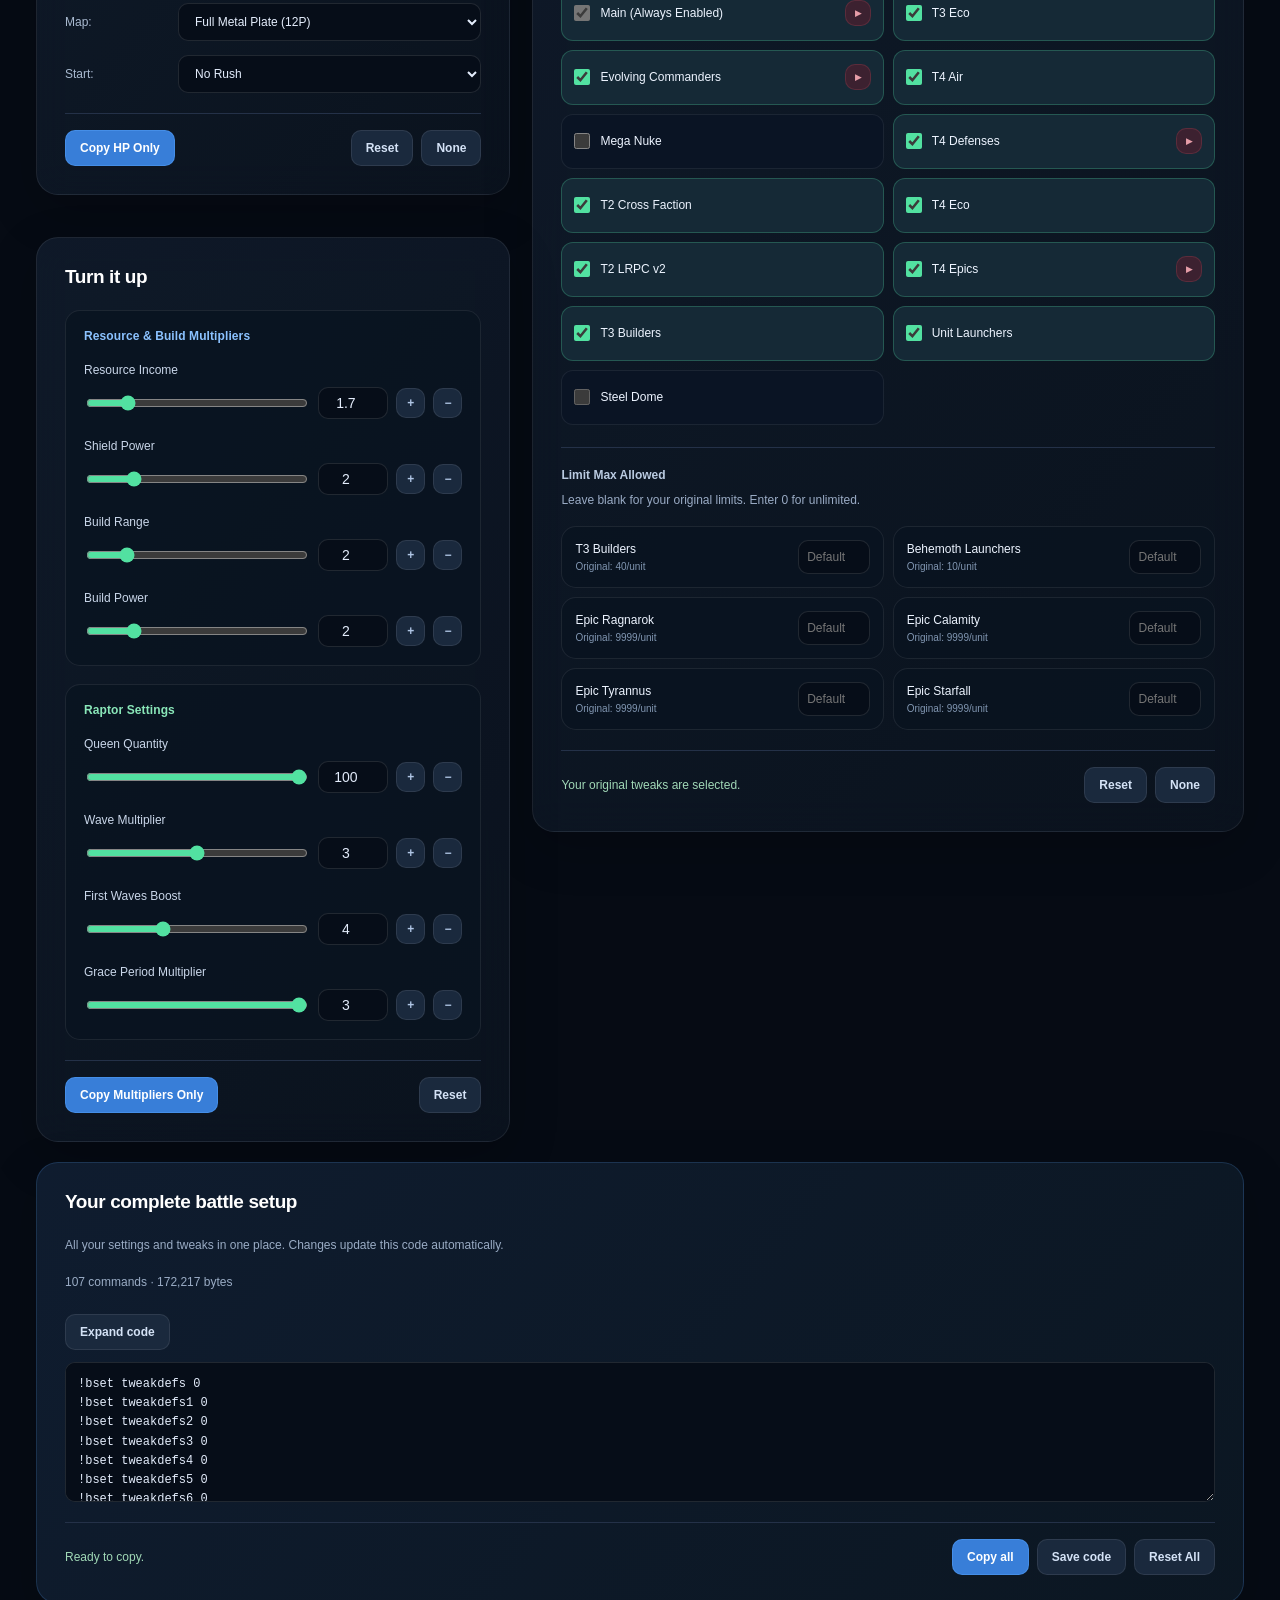
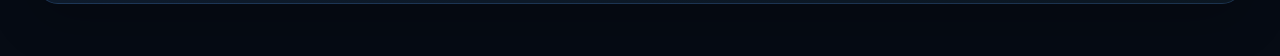
<file: NuttyB-Copy-App.html>
<!doctype html>
<html lang="en"><head><meta charset="utf-8"><meta name="viewport" content="width=device-width,initial-scale=1"><title>Nutty B config · NuttyB</title>
<style>
:root{color-scheme:dark;--pink:#ff82bc;--border:#392b43}*{box-sizing:border-box}body{margin:0;background:radial-gradient(ellipse at 10% 0,#352035 0,transparent 45%),#100e16;color:#f9f4fa;font:14px 'Segoe UI',Arial,sans-serif}main{max-width:1180px;margin:auto;padding:38px 30px 28px;min-height:100vh}header{display:flex;justify-content:space-between;align-items:center;gap:20px;margin-bottom:28px}h1{font-size:42px;letter-spacing:-1.8px;margin:4px 0 8px}h2{font-size:21px;letter-spacing:-.5px;margin:0 0 18px}h3{font-size:14px;color:#ffabd0;margin:0 0 22px}.eyebrow{color:#ff82bc;font-size:11px;letter-spacing:2.8px;font-weight:700;text-transform:uppercase}.intro{color:#b7a9c3;margin:0;max-width:540px;line-height:1.6}.badge{border:1px solid #61415f;background:#291d31;border-radius:999px;padding:12px 18px;color:#ffc0dd;font-size:12px}.topnav{display:flex;gap:8px;margin:0 0 24px;padding:5px;background:#1a1522;border:1px solid var(--border);border-radius:14px;width:fit-content;position:sticky;top:10px;z-index:5;box-shadow:0 8px 25px #0005}.topnav button{border:0;background:transparent;padding:12px 22px;border-radius:10px}.topnav button.active{background:#ff82bc;color:#241324}.panel{padding:25px;margin:0 0 22px;border:1px solid var(--border);border-radius:20px;background:#1c1725;box-shadow:0 15px 40px #0002}#configuration{display:grid;grid-template-columns:1fr 1.5fr;gap:22px;align-items:start}#configuration>.panel:first-child{grid-column:1}#configuration>.panel:nth-child(2){grid-column:2;grid-row:1 / span 2}#configuration>.panel:nth-child(3){grid-column:1}.hint{font-size:12px;color:#b3a3c0;line-height:1.6;margin:8px 0 16px}button{font:inherit;font-size:12px;font-weight:650;color:#f9f4fa;background:#332a40;border:1px solid #4b3b58;border-radius:9px;padding:10px 14px;cursor:pointer;transition:background .15s,transform .15s}button:hover{background:#4a3653;transform:translateY(-1px)}button.primary{background:#ff82bc;color:#251224;border-color:#ff82bc}button.primary:hover{background:#ffa7d0}button:disabled{opacity:.5;cursor:default}button:focus-visible,input:focus-visible,select:focus-visible,textarea:focus-visible{outline:2px solid #ffb9db;outline-offset:3px}input,select{font:inherit;color:#f9f4fa;background:#110e18;border:1px solid #4b3a58;border-radius:8px;padding:9px 10px}input[type=checkbox],input[type=radio],input[type=range]{accent-color:var(--pink)}input[type=checkbox]{width:16px;height:16px;margin:0 10px 0 0}select{min-width:0;width:100%;font-size:12px}.setting{display:grid;grid-template-columns:100px 1fr;gap:8px;align-items:center;margin:12px 0}.setting label{color:#cabbd4;font-size:12px}.section-footer{border-top:1px solid #392b43;margin-top:20px;padding-top:16px;display:flex;justify-content:space-between;align-items:center;gap:10px}.toolbar{display:flex;gap:8px}.tweak-grid{display:grid;grid-template-columns:1fr 1fr;gap:10px}.tweak-row{border:1px solid #3d304a;border-radius:10px;background:#231c2d;min-height:52px;padding:12px;display:flex;align-items:center;gap:4px}.tweak-row:has(input:checked){background:#302036;border-color:#734566}.tweak-row label{display:flex;align-items:center;flex:1;font-size:12px;font-weight:600;cursor:pointer}.tweak-row button{padding:5px 8px;color:#ffabd0}.suboptions{padding:10px 14px;background:#18121f;border:1px solid #49324d;border-radius:0 0 10px 10px;margin-top:-6px}.suboptions label{display:flex;align-items:center;padding:7px 0;font-size:12px}.wave-box{padding:14px;margin-bottom:18px;background:#15111e;border-radius:12px;border:1px solid #3d2c46}.wave-title{display:block;margin-bottom:12px;font-size:12px;font-weight:600}.pills{display:flex;gap:8px;flex-wrap:wrap}.pill{padding:8px 12px;background:#231b2c;border:1px solid #4f3a56;border-radius:30px;font-size:12px;cursor:pointer}.pill:has(input:checked){background:#51304b;border-color:#ff82bc}.pill input{margin:0 5px 0 0}.wave-box .hint{margin-bottom:0}.limit-area{margin-top:24px;border-top:1px solid #392b43;padding-top:22px}.limit-title{font-size:14px;font-weight:600}.limits{display:grid;grid-template-columns:1fr 1fr;gap:10px}.limit{display:flex;justify-content:space-between;align-items:center;gap:8px;padding:12px;background:#15111e;border:1px solid #382b43;border-radius:10px;font-size:12px;font-weight:600}.limit input{width:70px;text-align:center}.limit small{display:block;margin-top:5px;font-size:10px;font-weight:400;color:#c7a3bb}.multiplier-grid{display:grid;gap:18px}.multiplier-card{background:#15111e;border:1px solid #382b43;border-radius:12px;padding:18px}.control{margin-bottom:20px}.control:last-child{margin-bottom:0}.control label{display:block;font-size:12px;font-weight:600;margin-bottom:10px}.inputs{display:flex;gap:6px;align-items:center}.inputs input[type=range]{flex:1;min-width:0;padding:0}.inputs input[type=number]{width:66px;text-align:center;padding:7px 5px}.inputs button{padding:7px 10px}.status{font-size:12px;color:#ffc0dd;margin:0;line-height:1.5}#outputs{border-color:#69405f;background:linear-gradient(125deg,#281b30,#1b1725)}#generated{display:grid;grid-template-columns:repeat(3,minmax(0,1fr));gap:14px;margin-top:22px;counter-reset:parts}.copy-row{padding:16px;background:#15111e;border:1px solid #49334e;border-radius:14px;counter-increment:parts;position:relative}.copy-row:before{content:'0' counter(parts);display:block;font-size:27px;font-weight:700;color:#ff82bc;margin-bottom:12px;letter-spacing:-1px}.copy-row button{width:100%;font-size:13px;padding:12px}.copy-row .hint{margin:10px 0;font-size:11px}.part-preview{width:100%;height:92px;resize:vertical;border:1px solid #392b43;border-radius:8px;background:#100c16;color:#bfaac8;padding:10px;font:10px Consolas,monospace}footer{display:flex;justify-content:space-between;gap:20px;color:#a994b5;font-size:11px;line-height:1.7;padding:0 5px}footer a{color:#e6a7ca}[hidden]{display:none!important}@media(min-width:900px){#configuration>.panel:first-child{position:relative}}@media(max-width:900px){main{padding:25px 20px}#configuration{grid-template-columns:1fr}#configuration>.panel:first-child,#configuration>.panel:nth-child(2),#configuration>.panel:nth-child(3){grid-column:1;grid-row:auto}.multiplier-grid{grid-template-columns:1fr 1fr}#generated{grid-template-columns:1fr 1fr}}@media(max-width:580px){main{padding:22px 14px}header{align-items:flex-start}.badge{display:none}h1{font-size:34px}.panel{padding:18px;border-radius:16px}.tweak-grid,.multiplier-grid,#generated{grid-template-columns:1fr}.limits{grid-template-columns:1fr 1fr}.section-footer,footer{flex-wrap:wrap}.topnav{width:100%}.topnav button{flex:1;padding:12px 8px}.limit{flex-direction:column;align-items:flex-start}.limit input{width:100%}}
:root{--pink:#ffe000;--border:#173b73;color-scheme:dark}
body{background:radial-gradient(ellipse at 85% 0,#052b67 0,transparent 42%),#050709;color:#f5f8ff}
header{position:relative;padding:24px 0 26px;border-top:3px solid #ffe000;border-bottom:2px solid #1768f5}
header:after{content:'';position:absolute;bottom:-7px;right:0;width:120px;height:9px;background:repeating-linear-gradient(135deg,#1768f5 0 5px,transparent 5px 11px)}
h1{font-family:Impact,'Arial Narrow','Segoe UI',sans-serif;font-size:54px;font-weight:900;letter-spacing:1px;text-transform:uppercase;text-shadow:3px 2px 0 #0058e4;line-height:1.08}
h2{font-weight:800;color:#fff;letter-spacing:.2px}h3,.eyebrow{color:#ffe000}.intro,.hint,.setting label,footer{color:#acbbcf}
header p[style]{color:#ffe000!important}.badge{border:1px solid #1768f5;background:#071427;color:#fff;border-radius:4px;box-shadow:3px 3px 0 #0058e4}
.topnav{background:#080e18;border-color:#1768f5;border-radius:5px}.topnav button{border-radius:3px}.topnav button.active{background:#ffe000;color:#080b10}
.panel{border-radius:7px;background:#0b1018;border:1px solid #1d498c;box-shadow:0 4px 0 #061d44}
button{background:#10213d;border-color:#28599d;color:#f5f8ff;border-radius:4px}button:hover{background:#153970}button.primary{background:#ffe000;color:#080b10;border-color:#ffe000;box-shadow:0 3px 0 #a69000}button.primary:hover{background:#ffed65}
button:focus-visible,input:focus-visible,select:focus-visible,textarea:focus-visible{outline-color:#ffe000}
input,select,.part-preview{background:#03080f;color:#e5eeff;border-color:#234675;border-radius:4px}
.tweak-row{background:#0b1728;border-color:#244672;border-radius:4px}.tweak-row:has(input:checked){background:#0b2346;border-color:#1768f5;box-shadow:inset 3px 0 #1768f5}.tweak-row button{color:#ffe000}
.suboptions,.wave-box,.limit,.multiplier-card,.copy-row{background:#080e18;border-color:#244672;border-radius:5px}.pill{background:#101c2d;border-color:#244672}.pill:has(input:checked){background:#16356a;border-color:#ffe000;color:#fff}
.limit small{color:#b8c8e0}.section-footer,.limit-area{border-color:#234675}.status{color:#ffe000}
#outputs{background:linear-gradient(125deg,#0c1e39,#070c13);border-color:#1768f5}.copy-row:before{color:#ffe000}.copy-row{box-shadow:inset 0 3px #1768f5}footer a{color:#ffe000}
@media(max-width:580px){h1{font-size:36px;letter-spacing:.5px}.panel{border-radius:5px}header{padding-top:20px}}
/* Modern Blackout dashboard */
:root{--border:#203047;--pink:#ffe14a}
body{background:radial-gradient(ellipse at 90% -10%,#102748 0,transparent 50%),#080c12;font-family:'Segoe UI',Arial,sans-serif;color:#edf3fc}
main{max-width:1280px;padding:44px 36px 32px}
header{padding:12px 0 32px;border-top:0;border-bottom:1px solid #203047;margin-bottom:24px;gap:28px}
header:after{content:none}.eyebrow{font-size:10px;letter-spacing:2.4px;color:#ffe14a;display:inline-flex;align-items:center;gap:8px}.eyebrow:before{content:'';width:7px;height:7px;background:#ffe14a;border-radius:50%;box-shadow:0 0 14px #ffe14a70}
h1{font-family:'Segoe UI',Arial,sans-serif;font-size:48px;letter-spacing:-2px;font-weight:800;text-transform:none;text-shadow:none;line-height:1.15;margin:12px 0}
header p[style]{color:#a5b6cf!important;font-size:12px!important}.intro{font-size:13px;line-height:1.7;max-width:540px;color:#9badc5}
.badge{border:1px solid #28466b;background:#122039;border-radius:999px;box-shadow:none;padding:10px 16px;color:#9ac2ff;font-size:11px;white-space:nowrap}
.topnav{background:#0e1521;border:1px solid #243148;border-radius:12px;padding:5px;top:12px;box-shadow:0 12px 32px #0005;backdrop-filter:blur(16px);margin-bottom:24px}
.topnav button{border-radius:8px;padding:11px 20px;color:#a7b8d0}.topnav button.active{background:#ffe14a;color:#10151d;box-shadow:0 3px 10px #ffe14a18}
.panel{padding:24px;border-radius:16px;background:linear-gradient(145deg,#101823,#0d141e);border:1px solid #243148;box-shadow:0 8px 30px #0002;margin-bottom:20px}
h2{font-size:18px;letter-spacing:-.3px;font-weight:700;margin-bottom:20px}h3{font-size:12px;font-weight:650;letter-spacing:.1px;margin-bottom:20px;color:#8bb8ff}
.hint{color:#8fa1bb;font-size:12px}.setting{grid-template-columns:105px 1fr;margin:14px 0}.setting label{color:#a9bad0}
button{background:#1a2638;border:1px solid #304057;border-radius:8px;font-size:12px;padding:10px 14px;box-shadow:none;transition:background .15s,border-color .15s,transform .15s}
button:hover{background:#24354f;border-color:#456490}button.primary{background:#ffe14a;color:#141a23;border-color:#ffe14a;box-shadow:none}button.primary:hover{background:#ffeb83}
input,select,.part-preview{background:#090f18;color:#e4edf9;border:1px solid #2a3950;border-radius:8px;padding:10px 12px}
select{font-size:12px}.tweak-grid{gap:9px}.tweak-row{min-height:51px;padding:12px;background:#101a28;border:1px solid #28364d;border-radius:9px;box-shadow:none;transition:background .15s,border-color .15s}
.tweak-row:has(input:checked){background:#11223a;border-color:#295da3;box-shadow:none}.tweak-row:hover{border-color:#5275a7}.tweak-row label{font-weight:500}.tweak-row button{padding:5px 9px;background:#1a2d49;border-color:#2c4a70;color:#88b7ff}
input[type=checkbox]{accent-color:#3f8dff;border-radius:4px}input[type=range],input[type=radio]{accent-color:#ffe14a}
.wave-box{padding:16px;background:#0c1421;border:1px solid #27364d;border-radius:10px}.wave-title{color:#b1c1d8;font-size:11px}.pill{padding:8px 12px;background:#162132;border-color:#304058}.pill:has(input:checked){background:#27304a;border-color:#687654;color:#ffeb83}
.suboptions{background:#0a1422;border-color:#2d4768;border-radius:8px}.limit-area{margin-top:22px;padding-top:20px}.limit-title{font-size:12px;color:#b0c0d6}
.limits{gap:9px}.limit{border:1px solid #25354b;background:#0c1421;border-radius:9px;padding:13px;font-weight:500}.limit small{color:#8499b7;font-size:10px}.limit input{width:72px;padding:9px 7px}
.multiplier-card{background:#0c1421;border:1px solid #25354b;border-radius:10px;padding:18px}.control label{font-weight:500;color:#c9d6e9}.inputs{gap:8px}.inputs input[type=number]{width:70px}.inputs button{padding:7px 10px;color:#afc5e4}
.section-footer,.limit-area{border-color:#243148}.status{color:#a7c6f5;font-size:12px}#outputs{background:linear-gradient(130deg,#101e32,#0d141e);border-color:#2d4c75}
.copy-row{background:#0a1421;border:1px solid #2b405f;border-radius:12px;padding:18px;box-shadow:none}.copy-row:before{color:#74acff;font-size:24px;font-weight:650;letter-spacing:-.5px}.part-preview{color:#8ba1bf;font-size:10px;line-height:1.5;height:100px;padding:12px}
#saved-presets{padding:20px 24px}#saved-presets h2{margin-bottom:6px}#saved-presets .hint{margin:8px 0 15px}#saved-presets .toolbar{gap:10px;align-items:center}#saved-presets input{flex:1;min-width:160px;max-width:260px}#saved-presets select{flex:1;min-width:160px}#saved-presets p[role=status]:empty{display:none}footer{color:#788da9;padding:8px 2px}footer a{color:#8fbbff}
@media(max-width:900px){main{padding:30px 22px}h1{font-size:40px}.panel{padding:22px}}
@media(max-width:580px){main{padding:24px 14px}h1{font-size:34px;letter-spacing:-1.2px}.panel{padding:18px;border-radius:13px}.topnav button{padding:11px 8px;font-size:11px}.setting{grid-template-columns:95px 1fr}#saved-presets{padding:18px}#saved-presets input,#saved-presets select{max-width:none;flex-basis:100%}.toolbar{flex-wrap:wrap}.section-footer>.toolbar{width:100%}.section-footer>.toolbar button{flex:1}.limit input{width:100%}.multiplier-card{padding:16px}}
</style><style>.widget-grid{display:grid;grid-template-columns:repeat(3,minmax(0,1fr));gap:16px;margin:24px 0}.widget-card{padding:22px;border:1px solid #263b57;border-radius:14px;background:#0b121d;display:flex;flex-direction:column;gap:12px}.widget-card h3{margin:0;color:#fff;font-size:18px}.widget-card p{margin:0;line-height:1.6;color:#a7b8d0}.widget-card small{color:#ffe14a}.widget-card button,.widget-card a{margin-top:auto}.widget-link{display:inline-block;text-decoration:none;background:#ffe14a;color:#10151d;padding:12px 16px;border-radius:8px;font-size:13px;font-weight:700}.widget-install{padding:20px;background:#101f32;border-radius:12px;line-height:1.8;color:#c5d4e8}.widget-section-title{margin-top:32px}.topnav{flex-wrap:wrap}@media(max-width:900px){.widget-grid{grid-template-columns:repeat(2,minmax(0,1fr))}}@media(max-width:580px){.widget-grid{grid-template-columns:1fr}}</style><style id="battle-background-style">.battle-background{position:fixed;inset:0;width:100%;height:100%;object-fit:cover;z-index:-2;pointer-events:none}body{isolation:isolate;background:#080e18}body:before{content:'';position:fixed;inset:0;background:linear-gradient(110deg,rgba(5,10,17,.88),rgba(8,19,35,.76));z-index:-1;pointer-events:none}.background-controls{display:flex;flex-wrap:wrap;align-items:center;gap:10px;margin:0 0 24px}.background-controls label,.background-controls a{font-size:11px;color:#a7b8d0}.background-controls select{width:auto}.background-controls a{margin-left:auto}@media(prefers-reduced-motion:reduce){.battle-background{display:none}}</style><style>.discord-button{background:#5865f2;color:#fff;display:inline-flex;align-items:center;gap:10px}.discord-button:hover{background:#4752c4}.discord-button:focus-visible{outline:2px solid #fff;outline-offset:4px}.discord-button svg{width:24px;height:24px;fill:currentColor;flex-shrink:0}</style><link rel="stylesheet" href="nutty-modern.css?v=community-cards-1"><link rel="stylesheet" href="nutty-music.css?v=audio-track-1"></head><body><video id="battle-background" class="battle-background" autoplay muted loop playsinline preload="metadata" aria-hidden="true" src="https://ixstudiosdata.nl/BAR/BAR_BG_Armada_Animated_1080P.mp4"></video><main>
<header><div><span class="eyebrow">Your lobby. Your rules.</span><h1>Nutty B config<span style="color:var(--pink)">.</span></h1><p style="margin:0 0 12px;color:#ffc0dd;font-size:13px">created by Willboizy</p><p class="patch-version" style="color:#ffe000;font-size:12px;font-weight:700;margin:8px 0" title="Loaded website patch">Patch 2026.10.15.5 · Blackbunker early-game community layout</p><p class="creator-help">with help from blackout</p><p class="intro">Build your NuttyB battle, dial up the chaos, and take it straight into BAR.</p><div class="faction-signature" aria-label="Armada, Cortex and Legion"><span style="--faction:var(--armada)"><i aria-hidden="true"></i>Armada</span><span style="--faction:var(--cortex)"><i aria-hidden="true"></i>Cortex</span><span style="--faction:var(--legion)"><i aria-hidden="true"></i>Legion</span></div></div><div class="music-bar"><button id="music-open" class="music-open" aria-pressed="false">♫ Play music</button><label>Volume <input id="music-volume" type="range" min="0" max="100" value="15"><output id="music-level">15%</output></label></div></header>
<div class="discord-links" style="display:flex;flex-wrap:wrap;gap:20px;margin:20px 0 28px"><div><a class="widget-link discord-button" href="https://discord.gg/kmzKGBWB3" target="_blank" rel="noopener noreferrer"><svg viewBox="0 0 24 24" aria-hidden="true"><path d="M20.32 4.37a19.8 19.8 0 0 0-4.89-1.52c-.21.38-.45.89-.62 1.29a18.2 18.2 0 0 0-5.42 0c-.17-.4-.41-.91-.63-1.29A19.7 19.7 0 0 0 3.87 4.37C.78 8.97-.06 13.45.36 17.87a19.9 19.9 0 0 0 6 3.04c.49-.66.92-1.36 1.29-2.1-.71-.26-1.4-.59-2.05-.97l.5-.39c3.96 1.82 8.27 1.82 12.18 0l.5.39c-.65.38-1.34.71-2.05.97.37.74.8 1.44 1.29 2.1a19.8 19.8 0 0 0 6-3.04c.49-5.13-.84-9.57-3.7-13.5ZM8.02 15.15c-1.19 0-2.16-1.09-2.16-2.43s.95-2.43 2.16-2.43c1.22 0 2.18 1.1 2.16 2.43 0 1.34-.95 2.43-2.16 2.43Zm7.96 0c-1.19 0-2.16-1.09-2.16-2.43s.95-2.43 2.16-2.43c1.22 0 2.18 1.1 2.16 2.43 0 1.34-.94 2.43-2.16 2.43Z"/></svg>Join Starz Discord ↗</a><p class="hint" style="margin:8px 0 0">for nutty b games chat</p></div><div><a class="widget-link discord-button" href="https://discord.gg/9XVJW78p2" target="_blank" rel="noopener noreferrer"><svg viewBox="0 0 24 24" aria-hidden="true"><path d="M20.32 4.37a19.8 19.8 0 0 0-4.89-1.52c-.21.38-.45.89-.62 1.29a18.2 18.2 0 0 0-5.42 0c-.17-.4-.41-.91-.63-1.29A19.7 19.7 0 0 0 3.87 4.37C.78 8.97-.06 13.45.36 17.87a19.9 19.9 0 0 0 6 3.04c.49-.66.92-1.36 1.29-2.1-.71-.26-1.4-.59-2.05-.97l.5-.39c3.96 1.82 8.27 1.82 12.18 0l.5.39c-.65.38-1.34.71-2.05.97.37.74.8 1.44 1.29 2.1a19.8 19.8 0 0 0 6-3.04c.49-5.13-.84-9.57-3.7-13.5ZM8.02 15.15c-1.19 0-2.16-1.09-2.16-2.43s.95-2.43 2.16-2.43c1.22 0 2.18 1.1 2.16 2.43 0 1.34-.95 2.43-2.16 2.43Zm7.96 0c-1.19 0-2.16-1.09-2.16-2.43s.95-2.43 2.16-2.43c1.22 0 2.18 1.1 2.16 2.43 0 1.34-.94 2.43-2.16 2.43Z"/></svg>Join BAR Discord ↗</a><p class="hint" style="margin:8px 0 0">Beyond All Reason official Discord</p></div></div>
<div class="background-controls"><label for="background-faction">Battle background</label><select id="background-faction"><option value="Armada">Armada</option><option value="Cortex">Cortex</option></select><button id="background-pause" type="button">Pause background</button><a href="https://www.beyondallreason.info/promokit" target="_blank" rel="noopener noreferrer">Official BAR footage ↗</a></div><nav class="topnav" aria-label="Configurator"><button class="active" id="configuration-tab" aria-pressed="true">Build your game</button><button id="custom-tab" aria-pressed="false">Custom</button><button id="widgets-tab" aria-pressed="false">Widgets</button><button id="library-tab" aria-pressed="false">Mod library</button><div class="planner-menu"><button id="planner-tab" aria-pressed="false">Base planner ▾</button><div class="planner-dropdown"><button id="planner-own" type="button">Make your own</button><button id="planner-community" type="button">Community made</button></div></div></nav>
<div id="configuration">
<section class="panel"><h2>Set the battlefield</h2><div id="game-settings"></div><div class="section-footer"><button class="primary" id="copy-hp">Copy HP Only</button><div class="toolbar"><button id="reset-game">Reset</button><button id="none-hp">None</button></div></div></section>
<section class="panel"><h2>Choose your arsenal</h2><div class="wave-box"><span class="wave-title">Raptor Wave Mode:</span><div class="pills" id="wave-options"></div><p class="hint">Choose standard waves, Mini Bosses, Extended Mini Bosses or Experimental Waves.</p></div><div class="tweak-grid" id="tweak-options"></div><div class="limit-area"><div class="limit-title">Limit Max Allowed</div><p class="hint">Leave blank for your original limits. Enter 0 for unlimited.</p><div class="limits" id="limits"></div></div><div class="section-footer"><p class="status" id="tweak-status">Your original tweaks are selected.</p><div class="toolbar"><button id="reset-tweaks">Reset</button><button id="none-tweaks">None</button></div></div></section>
<section class="panel"><h2>Turn it up</h2><div class="multiplier-grid"><div class="multiplier-card"><h3>Resource & Build Multipliers</h3><div id="resource-sliders"></div></div><div class="multiplier-card"><h3>Raptor Settings</h3><div id="raptor-sliders"></div></div></div><div class="section-footer"><button class="primary" id="copy-multipliers">Copy Multipliers Only</button><button id="reset-multipliers">Reset</button></div></section>
</div>
<section class="panel" id="outputs"><h2>Your complete battle setup</h2><p class="hint">All your settings and tweaks in one place. Changes update this code automatically.</p><div id="generated"></div><div class="section-footer"><p class="status" id="status" role="status" aria-live="polite">Ready to copy.</p><div class="toolbar"><button class="primary" id="copy-all">Copy all</button><button id="download">Save code</button><button id="reset">Reset All</button></div></div><textarea id="manual" class="part-preview" aria-label="Manual copy" hidden readonly></textarea></section>
<section class="panel" id="custom" hidden>
<h2>Make it yours</h2><p class="hint">Add your own tweaks to this configuration. Applied code is saved in this browser and included in the generated code.</p>
<div class="setting"><label for="custom-format">Code format</label><select id="custom-format"><option value="lua">Lua code</option><option value="tweak">Encoded tweak commands</option></select></div>
<div class="setting" id="custom-target-row"><label for="custom-target">Apply to</label><select id="custom-target"><option value="tweakdefs8">Unit definitions (Lua statements)</option><option value="tweakunits8">Unit tweaks (Lua table)</option></select></div>
<p class="hint">Lua code is encoded automatically. Unit definitions use UnitDefs; unit tweaks must return a table. For encoded tweaks, paste complete !bset tweakdefs or !bset tweakunits commands. Existing tweaks in the same slot are combined; your custom changes take priority within that slot.</p>
<label for="custom-code" style="display:block;margin:18px 0 10px;font-weight:600">Your code</label><textarea id="custom-code" class="part-preview" style="height:280px;font-size:13px" spellcheck="false" placeholder="Paste your Lua or complete encoded tweak commands here"></textarea>
<div class="section-footer"><p id="custom-status" class="status" role="status" aria-live="polite">Paste your code, then select Apply code.</p><div class="toolbar"><button id="clear-custom">Clear</button><button class="primary" id="apply-custom">Apply code</button></div></div>
</section>

<section class="panel" id="widgets" hidden></section><section class="panel" id="library" hidden></section><section id="planner" hidden><div id="planner-community-view" class="panel" hidden><h2>Community made layouts</h2><p>No community layouts have been shared here yet.</p><button id="planner-community-create">Make your own layout</button></div><iframe allowfullscreen title="NuttyB base layout planner" loading="lazy" src="base-planner.html?embedded=1&amp;v=more-buildings-1"></iframe></section></main><script src="nutty-data.js?v=constructor-only-4"></script><script src="nutty-engine.js?v=url-safe-1"></script><script src="nutty-options.js?v=patch-20261011"></script><script src="steel-dome.js?v=lower-projectiles-1"></script><script src="nutty-ui.js?v=constructor-only-4"></script><script src="nutty-custom.js?v=inline-copy-1"></script><script src="nutty-presets.js?v=presets-1"></script><script src="nutty-widgets.js?v=inline-copy-1"></script><script src="nutty-library.js?v=inline-copy-1"></script><script src="nutty-background.js?v=battle-1"></script><script src="nutty-lua-parser.js?v=0.3.1"></script><script src="nutty-community-data.js?v=constructor-only-4"></script><script src="nutty-consolidated.js?v=patch-20261119-2"></script><audio id="background-music" src="cosmic-family-flight.m4a" loop preload="metadata"></audio><script src="nutty-music.js?v=audio-track-1"></script><script src="nutty-community-layouts.js?v=blackbunker-early-5"></script></body></html>
</file>
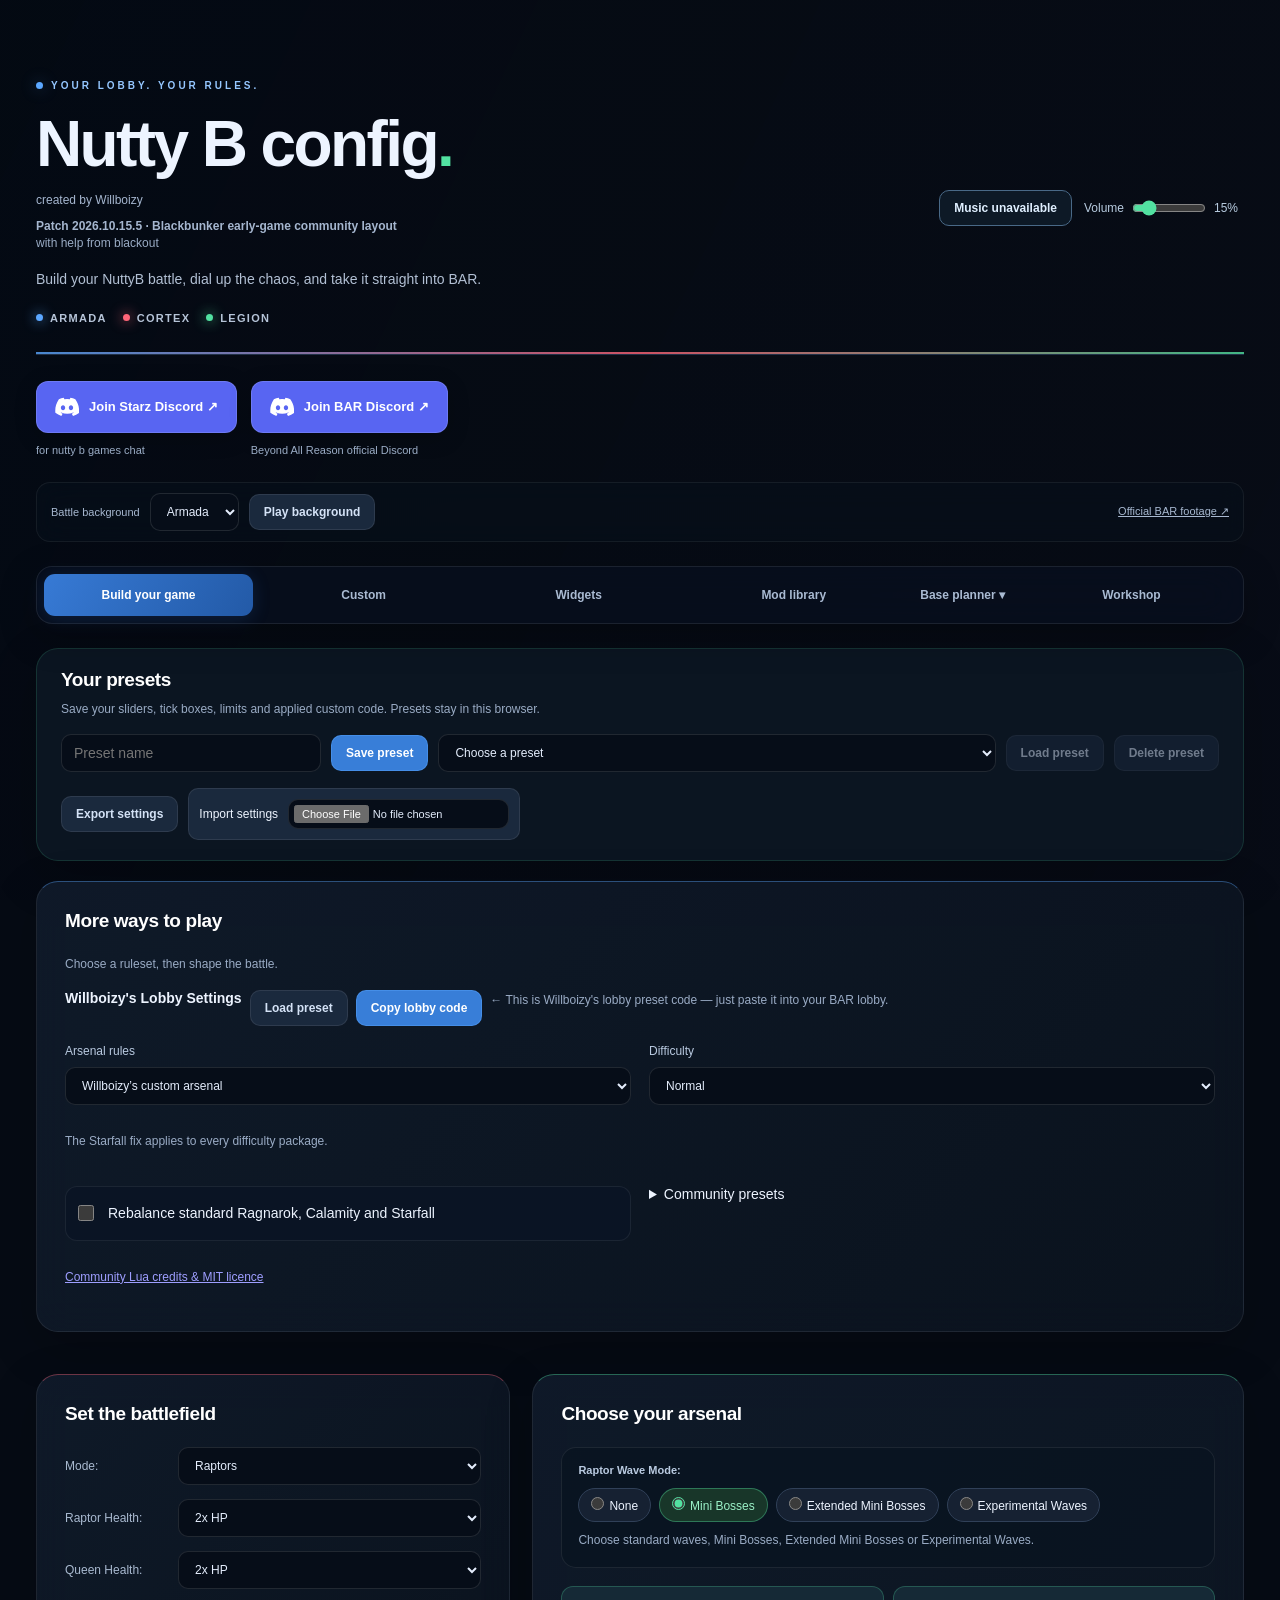
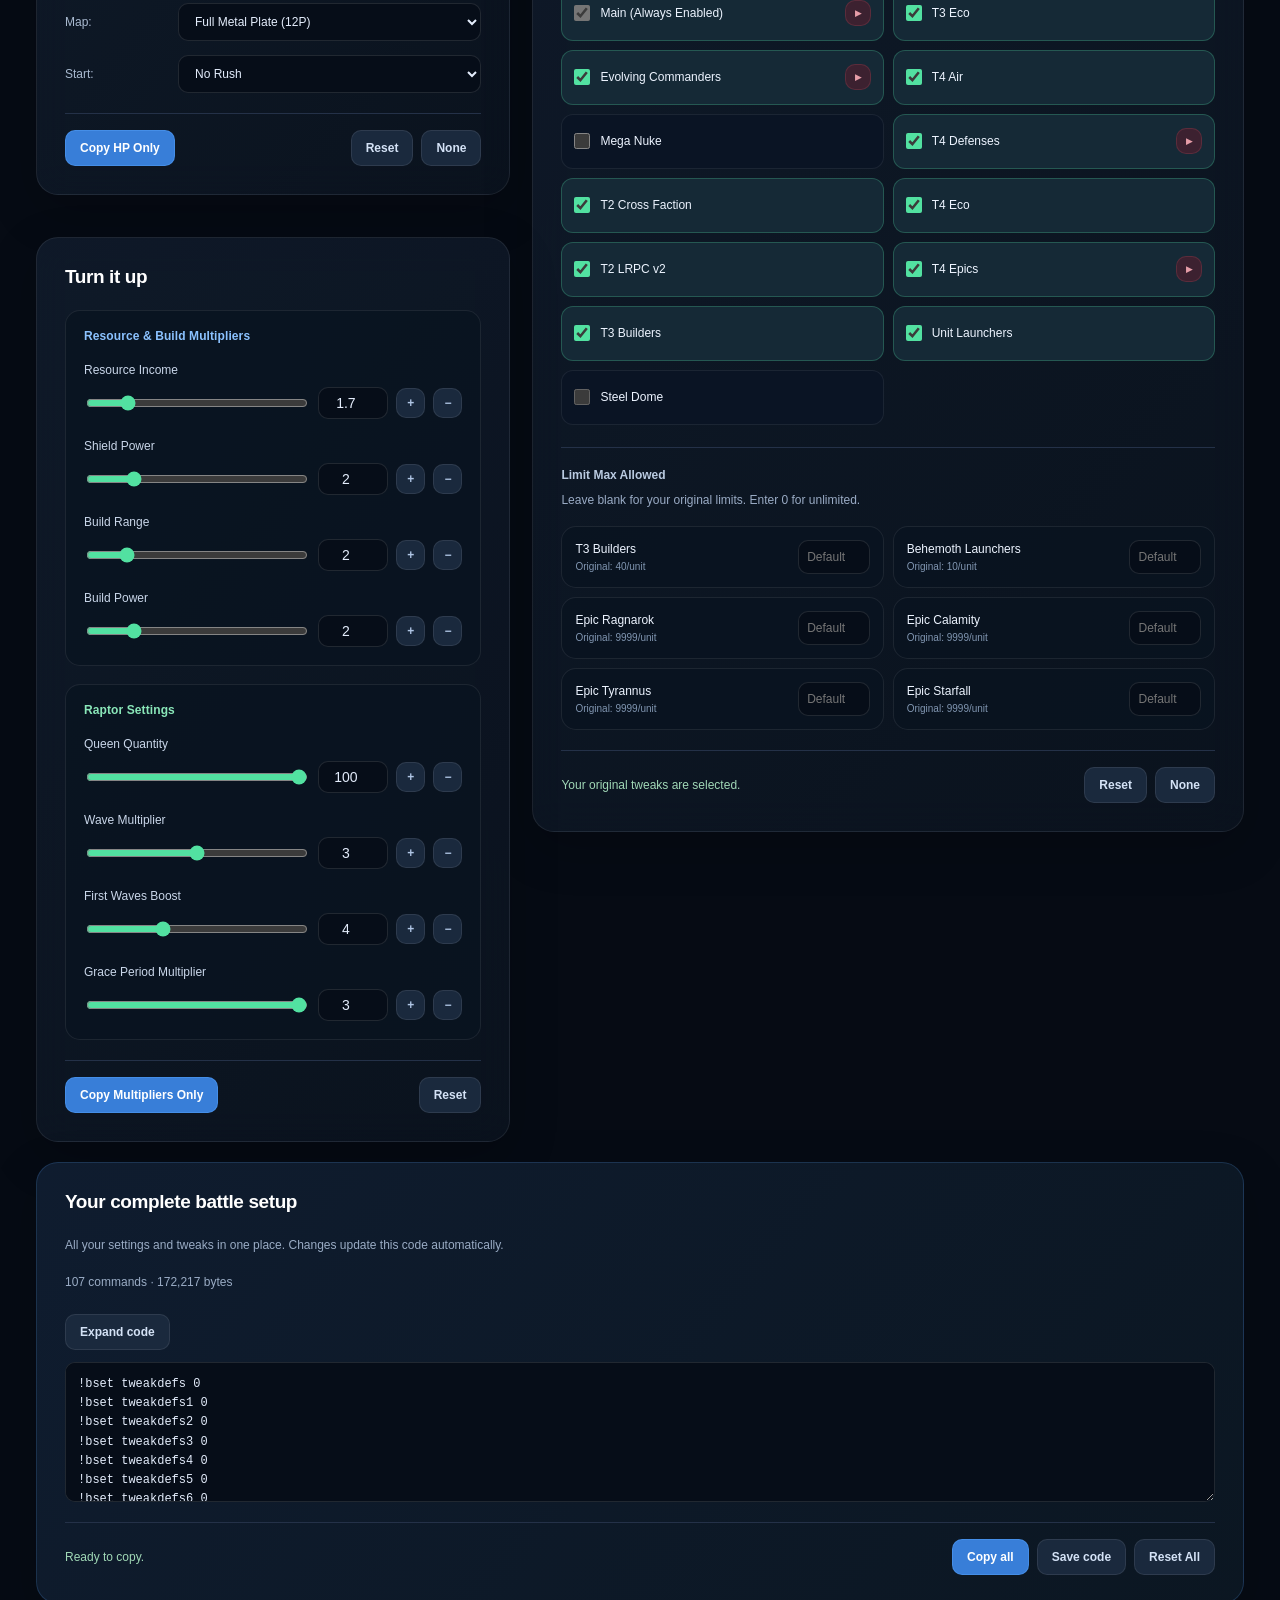
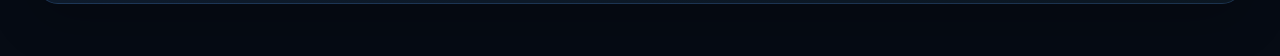
<file: redesigned.html>
<!doctype html>
<html lang="en"><head><meta charset="utf-8"><meta name="viewport" content="width=device-width,initial-scale=1"><title>Nutty B config · NuttyB</title>
<style>
:root{color-scheme:dark;--pink:#ff82bc;--border:#392b43}*{box-sizing:border-box}body{margin:0;background:radial-gradient(ellipse at 10% 0,#352035 0,transparent 45%),#100e16;color:#f9f4fa;font:14px 'Segoe UI',Arial,sans-serif}main{max-width:1180px;margin:auto;padding:38px 30px 28px;min-height:100vh}header{display:flex;justify-content:space-between;align-items:center;gap:20px;margin-bottom:28px}h1{font-size:42px;letter-spacing:-1.8px;margin:4px 0 8px}h2{font-size:21px;letter-spacing:-.5px;margin:0 0 18px}h3{font-size:14px;color:#ffabd0;margin:0 0 22px}.eyebrow{color:#ff82bc;font-size:11px;letter-spacing:2.8px;font-weight:700;text-transform:uppercase}.intro{color:#b7a9c3;margin:0;max-width:540px;line-height:1.6}.badge{border:1px solid #61415f;background:#291d31;border-radius:999px;padding:12px 18px;color:#ffc0dd;font-size:12px}.topnav{display:flex;gap:8px;margin:0 0 24px;padding:5px;background:#1a1522;border:1px solid var(--border);border-radius:14px;width:fit-content;position:sticky;top:10px;z-index:5;box-shadow:0 8px 25px #0005}.topnav button{border:0;background:transparent;padding:12px 22px;border-radius:10px}.topnav button.active{background:#ff82bc;color:#241324}.panel{padding:25px;margin:0 0 22px;border:1px solid var(--border);border-radius:20px;background:#1c1725;box-shadow:0 15px 40px #0002}#configuration{display:grid;grid-template-columns:1fr 1.5fr;gap:22px;align-items:start}#configuration>.panel:first-child{grid-column:1}#configuration>.panel:nth-child(2){grid-column:2;grid-row:1 / span 2}#configuration>.panel:nth-child(3){grid-column:1}.hint{font-size:12px;color:#b3a3c0;line-height:1.6;margin:8px 0 16px}button{font:inherit;font-size:12px;font-weight:650;color:#f9f4fa;background:#332a40;border:1px solid #4b3b58;border-radius:9px;padding:10px 14px;cursor:pointer;transition:background .15s,transform .15s}button:hover{background:#4a3653;transform:translateY(-1px)}button.primary{background:#ff82bc;color:#251224;border-color:#ff82bc}button.primary:hover{background:#ffa7d0}button:disabled{opacity:.5;cursor:default}button:focus-visible,input:focus-visible,select:focus-visible,textarea:focus-visible{outline:2px solid #ffb9db;outline-offset:3px}input,select{font:inherit;color:#f9f4fa;background:#110e18;border:1px solid #4b3a58;border-radius:8px;padding:9px 10px}input[type=checkbox],input[type=radio],input[type=range]{accent-color:var(--pink)}input[type=checkbox]{width:16px;height:16px;margin:0 10px 0 0}select{min-width:0;width:100%;font-size:12px}.setting{display:grid;grid-template-columns:100px 1fr;gap:8px;align-items:center;margin:12px 0}.setting label{color:#cabbd4;font-size:12px}.section-footer{border-top:1px solid #392b43;margin-top:20px;padding-top:16px;display:flex;justify-content:space-between;align-items:center;gap:10px}.toolbar{display:flex;gap:8px}.tweak-grid{display:grid;grid-template-columns:1fr 1fr;gap:10px}.tweak-row{border:1px solid #3d304a;border-radius:10px;background:#231c2d;min-height:52px;padding:12px;display:flex;align-items:center;gap:4px}.tweak-row:has(input:checked){background:#302036;border-color:#734566}.tweak-row label{display:flex;align-items:center;flex:1;font-size:12px;font-weight:600;cursor:pointer}.tweak-row button{padding:5px 8px;color:#ffabd0}.suboptions{padding:10px 14px;background:#18121f;border:1px solid #49324d;border-radius:0 0 10px 10px;margin-top:-6px}.suboptions label{display:flex;align-items:center;padding:7px 0;font-size:12px}.wave-box{padding:14px;margin-bottom:18px;background:#15111e;border-radius:12px;border:1px solid #3d2c46}.wave-title{display:block;margin-bottom:12px;font-size:12px;font-weight:600}.pills{display:flex;gap:8px;flex-wrap:wrap}.pill{padding:8px 12px;background:#231b2c;border:1px solid #4f3a56;border-radius:30px;font-size:12px;cursor:pointer}.pill:has(input:checked){background:#51304b;border-color:#ff82bc}.pill input{margin:0 5px 0 0}.wave-box .hint{margin-bottom:0}.limit-area{margin-top:24px;border-top:1px solid #392b43;padding-top:22px}.limit-title{font-size:14px;font-weight:600}.limits{display:grid;grid-template-columns:1fr 1fr;gap:10px}.limit{display:flex;justify-content:space-between;align-items:center;gap:8px;padding:12px;background:#15111e;border:1px solid #382b43;border-radius:10px;font-size:12px;font-weight:600}.limit input{width:70px;text-align:center}.limit small{display:block;margin-top:5px;font-size:10px;font-weight:400;color:#c7a3bb}.multiplier-grid{display:grid;gap:18px}.multiplier-card{background:#15111e;border:1px solid #382b43;border-radius:12px;padding:18px}.control{margin-bottom:20px}.control:last-child{margin-bottom:0}.control label{display:block;font-size:12px;font-weight:600;margin-bottom:10px}.inputs{display:flex;gap:6px;align-items:center}.inputs input[type=range]{flex:1;min-width:0;padding:0}.inputs input[type=number]{width:66px;text-align:center;padding:7px 5px}.inputs button{padding:7px 10px}.status{font-size:12px;color:#ffc0dd;margin:0;line-height:1.5}#outputs{border-color:#69405f;background:linear-gradient(125deg,#281b30,#1b1725)}#generated{display:grid;grid-template-columns:repeat(3,minmax(0,1fr));gap:14px;margin-top:22px;counter-reset:parts}.copy-row{padding:16px;background:#15111e;border:1px solid #49334e;border-radius:14px;counter-increment:parts;position:relative}.copy-row:before{content:'0' counter(parts);display:block;font-size:27px;font-weight:700;color:#ff82bc;margin-bottom:12px;letter-spacing:-1px}.copy-row button{width:100%;font-size:13px;padding:12px}.copy-row .hint{margin:10px 0;font-size:11px}.part-preview{width:100%;height:92px;resize:vertical;border:1px solid #392b43;border-radius:8px;background:#100c16;color:#bfaac8;padding:10px;font:10px Consolas,monospace}footer{display:flex;justify-content:space-between;gap:20px;color:#a994b5;font-size:11px;line-height:1.7;padding:0 5px}footer a{color:#e6a7ca}[hidden]{display:none!important}@media(min-width:900px){#configuration>.panel:first-child{position:relative}}@media(max-width:900px){main{padding:25px 20px}#configuration{grid-template-columns:1fr}#configuration>.panel:first-child,#configuration>.panel:nth-child(2),#configuration>.panel:nth-child(3){grid-column:1;grid-row:auto}.multiplier-grid{grid-template-columns:1fr 1fr}#generated{grid-template-columns:1fr 1fr}}@media(max-width:580px){main{padding:22px 14px}header{align-items:flex-start}.badge{display:none}h1{font-size:34px}.panel{padding:18px;border-radius:16px}.tweak-grid,.multiplier-grid,#generated{grid-template-columns:1fr}.limits{grid-template-columns:1fr 1fr}.section-footer,footer{flex-wrap:wrap}.topnav{width:100%}.topnav button{flex:1;padding:12px 8px}.limit{flex-direction:column;align-items:flex-start}.limit input{width:100%}}
:root{--pink:#ffe000;--border:#173b73;color-scheme:dark}
body{background:radial-gradient(ellipse at 85% 0,#052b67 0,transparent 42%),#050709;color:#f5f8ff}
header{position:relative;padding:24px 0 26px;border-top:3px solid #ffe000;border-bottom:2px solid #1768f5}
header:after{content:'';position:absolute;bottom:-7px;right:0;width:120px;height:9px;background:repeating-linear-gradient(135deg,#1768f5 0 5px,transparent 5px 11px)}
h1{font-family:Impact,'Arial Narrow','Segoe UI',sans-serif;font-size:54px;font-weight:900;letter-spacing:1px;text-transform:uppercase;text-shadow:3px 2px 0 #0058e4;line-height:1.08}
h2{font-weight:800;color:#fff;letter-spacing:.2px}h3,.eyebrow{color:#ffe000}.intro,.hint,.setting label,footer{color:#acbbcf}
header p[style]{color:#ffe000!important}.badge{border:1px solid #1768f5;background:#071427;color:#fff;border-radius:4px;box-shadow:3px 3px 0 #0058e4}
.topnav{background:#080e18;border-color:#1768f5;border-radius:5px}.topnav button{border-radius:3px}.topnav button.active{background:#ffe000;color:#080b10}
.panel{border-radius:7px;background:#0b1018;border:1px solid #1d498c;box-shadow:0 4px 0 #061d44}
button{background:#10213d;border-color:#28599d;color:#f5f8ff;border-radius:4px}button:hover{background:#153970}button.primary{background:#ffe000;color:#080b10;border-color:#ffe000;box-shadow:0 3px 0 #a69000}button.primary:hover{background:#ffed65}
button:focus-visible,input:focus-visible,select:focus-visible,textarea:focus-visible{outline-color:#ffe000}
input,select,.part-preview{background:#03080f;color:#e5eeff;border-color:#234675;border-radius:4px}
.tweak-row{background:#0b1728;border-color:#244672;border-radius:4px}.tweak-row:has(input:checked){background:#0b2346;border-color:#1768f5;box-shadow:inset 3px 0 #1768f5}.tweak-row button{color:#ffe000}
.suboptions,.wave-box,.limit,.multiplier-card,.copy-row{background:#080e18;border-color:#244672;border-radius:5px}.pill{background:#101c2d;border-color:#244672}.pill:has(input:checked){background:#16356a;border-color:#ffe000;color:#fff}
.limit small{color:#b8c8e0}.section-footer,.limit-area{border-color:#234675}.status{color:#ffe000}
#outputs{background:linear-gradient(125deg,#0c1e39,#070c13);border-color:#1768f5}.copy-row:before{color:#ffe000}.copy-row{box-shadow:inset 0 3px #1768f5}footer a{color:#ffe000}
@media(max-width:580px){h1{font-size:36px;letter-spacing:.5px}.panel{border-radius:5px}header{padding-top:20px}}
/* Modern Blackout dashboard */
:root{--border:#203047;--pink:#ffe14a}
body{background:radial-gradient(ellipse at 90% -10%,#102748 0,transparent 50%),#080c12;font-family:'Segoe UI',Arial,sans-serif;color:#edf3fc}
main{max-width:1280px;padding:44px 36px 32px}
header{padding:12px 0 32px;border-top:0;border-bottom:1px solid #203047;margin-bottom:24px;gap:28px}
header:after{content:none}.eyebrow{font-size:10px;letter-spacing:2.4px;color:#ffe14a;display:inline-flex;align-items:center;gap:8px}.eyebrow:before{content:'';width:7px;height:7px;background:#ffe14a;border-radius:50%;box-shadow:0 0 14px #ffe14a70}
h1{font-family:'Segoe UI',Arial,sans-serif;font-size:48px;letter-spacing:-2px;font-weight:800;text-transform:none;text-shadow:none;line-height:1.15;margin:12px 0}
header p[style]{color:#a5b6cf!important;font-size:12px!important}.intro{font-size:13px;line-height:1.7;max-width:540px;color:#9badc5}
.badge{border:1px solid #28466b;background:#122039;border-radius:999px;box-shadow:none;padding:10px 16px;color:#9ac2ff;font-size:11px;white-space:nowrap}
.topnav{background:#0e1521;border:1px solid #243148;border-radius:12px;padding:5px;top:12px;box-shadow:0 12px 32px #0005;backdrop-filter:blur(16px);margin-bottom:24px}
.topnav button{border-radius:8px;padding:11px 20px;color:#a7b8d0}.topnav button.active{background:#ffe14a;color:#10151d;box-shadow:0 3px 10px #ffe14a18}
.panel{padding:24px;border-radius:16px;background:linear-gradient(145deg,#101823,#0d141e);border:1px solid #243148;box-shadow:0 8px 30px #0002;margin-bottom:20px}
h2{font-size:18px;letter-spacing:-.3px;font-weight:700;margin-bottom:20px}h3{font-size:12px;font-weight:650;letter-spacing:.1px;margin-bottom:20px;color:#8bb8ff}
.hint{color:#8fa1bb;font-size:12px}.setting{grid-template-columns:105px 1fr;margin:14px 0}.setting label{color:#a9bad0}
button{background:#1a2638;border:1px solid #304057;border-radius:8px;font-size:12px;padding:10px 14px;box-shadow:none;transition:background .15s,border-color .15s,transform .15s}
button:hover{background:#24354f;border-color:#456490}button.primary{background:#ffe14a;color:#141a23;border-color:#ffe14a;box-shadow:none}button.primary:hover{background:#ffeb83}
input,select,.part-preview{background:#090f18;color:#e4edf9;border:1px solid #2a3950;border-radius:8px;padding:10px 12px}
select{font-size:12px}.tweak-grid{gap:9px}.tweak-row{min-height:51px;padding:12px;background:#101a28;border:1px solid #28364d;border-radius:9px;box-shadow:none;transition:background .15s,border-color .15s}
.tweak-row:has(input:checked){background:#11223a;border-color:#295da3;box-shadow:none}.tweak-row:hover{border-color:#5275a7}.tweak-row label{font-weight:500}.tweak-row button{padding:5px 9px;background:#1a2d49;border-color:#2c4a70;color:#88b7ff}
input[type=checkbox]{accent-color:#3f8dff;border-radius:4px}input[type=range],input[type=radio]{accent-color:#ffe14a}
.wave-box{padding:16px;background:#0c1421;border:1px solid #27364d;border-radius:10px}.wave-title{color:#b1c1d8;font-size:11px}.pill{padding:8px 12px;background:#162132;border-color:#304058}.pill:has(input:checked){background:#27304a;border-color:#687654;color:#ffeb83}
.suboptions{background:#0a1422;border-color:#2d4768;border-radius:8px}.limit-area{margin-top:22px;padding-top:20px}.limit-title{font-size:12px;color:#b0c0d6}
.limits{gap:9px}.limit{border:1px solid #25354b;background:#0c1421;border-radius:9px;padding:13px;font-weight:500}.limit small{color:#8499b7;font-size:10px}.limit input{width:72px;padding:9px 7px}
.multiplier-card{background:#0c1421;border:1px solid #25354b;border-radius:10px;padding:18px}.control label{font-weight:500;color:#c9d6e9}.inputs{gap:8px}.inputs input[type=number]{width:70px}.inputs button{padding:7px 10px;color:#afc5e4}
.section-footer,.limit-area{border-color:#243148}.status{color:#a7c6f5;font-size:12px}#outputs{background:linear-gradient(130deg,#101e32,#0d141e);border-color:#2d4c75}
.copy-row{background:#0a1421;border:1px solid #2b405f;border-radius:12px;padding:18px;box-shadow:none}.copy-row:before{color:#74acff;font-size:24px;font-weight:650;letter-spacing:-.5px}.part-preview{color:#8ba1bf;font-size:10px;line-height:1.5;height:100px;padding:12px}
#saved-presets{padding:20px 24px}#saved-presets h2{margin-bottom:6px}#saved-presets .hint{margin:8px 0 15px}#saved-presets .toolbar{gap:10px;align-items:center}#saved-presets input{flex:1;min-width:160px;max-width:260px}#saved-presets select{flex:1;min-width:160px}#saved-presets p[role=status]:empty{display:none}footer{color:#788da9;padding:8px 2px}footer a{color:#8fbbff}
@media(max-width:900px){main{padding:30px 22px}h1{font-size:40px}.panel{padding:22px}}
@media(max-width:580px){main{padding:24px 14px}h1{font-size:34px;letter-spacing:-1.2px}.panel{padding:18px;border-radius:13px}.topnav button{padding:11px 8px;font-size:11px}.setting{grid-template-columns:95px 1fr}#saved-presets{padding:18px}#saved-presets input,#saved-presets select{max-width:none;flex-basis:100%}.toolbar{flex-wrap:wrap}.section-footer>.toolbar{width:100%}.section-footer>.toolbar button{flex:1}.limit input{width:100%}.multiplier-card{padding:16px}}
</style><style>.widget-grid{display:grid;grid-template-columns:repeat(3,minmax(0,1fr));gap:16px;margin:24px 0}.widget-card{padding:22px;border:1px solid #263b57;border-radius:14px;background:#0b121d;display:flex;flex-direction:column;gap:12px}.widget-card h3{margin:0;color:#fff;font-size:18px}.widget-card p{margin:0;line-height:1.6;color:#a7b8d0}.widget-card small{color:#ffe14a}.widget-card button,.widget-card a{margin-top:auto}.widget-link{display:inline-block;text-decoration:none;background:#ffe14a;color:#10151d;padding:12px 16px;border-radius:8px;font-size:13px;font-weight:700}.widget-install{padding:20px;background:#101f32;border-radius:12px;line-height:1.8;color:#c5d4e8}.widget-section-title{margin-top:32px}.topnav{flex-wrap:wrap}@media(max-width:900px){.widget-grid{grid-template-columns:repeat(2,minmax(0,1fr))}}@media(max-width:580px){.widget-grid{grid-template-columns:1fr}}</style><style id="battle-background-style">.battle-background{position:fixed;inset:0;width:100%;height:100%;object-fit:cover;z-index:-2;pointer-events:none}body{isolation:isolate;background:#080e18}body:before{content:'';position:fixed;inset:0;background:linear-gradient(110deg,rgba(5,10,17,.88),rgba(8,19,35,.76));z-index:-1;pointer-events:none}.background-controls{display:flex;flex-wrap:wrap;align-items:center;gap:10px;margin:0 0 24px}.background-controls label,.background-controls a{font-size:11px;color:#a7b8d0}.background-controls select{width:auto}.background-controls a{margin-left:auto}@media(prefers-reduced-motion:reduce){.battle-background{display:none}}</style><style>.discord-button{background:#5865f2;color:#fff;display:inline-flex;align-items:center;gap:10px}.discord-button:hover{background:#4752c4}.discord-button:focus-visible{outline:2px solid #fff;outline-offset:4px}.discord-button svg{width:24px;height:24px;fill:currentColor;flex-shrink:0}</style><link rel="stylesheet" href="nutty-modern.css?v=community-cards-1"><link rel="stylesheet" href="nutty-music.css?v=audio-track-1"></head><body><video id="battle-background" class="battle-background" autoplay muted loop playsinline preload="metadata" aria-hidden="true" src="https://ixstudiosdata.nl/BAR/BAR_BG_Armada_Animated_1080P.mp4"></video><main>
<header><div><span class="eyebrow">Your lobby. Your rules.</span><h1>Nutty B config<span style="color:var(--pink)">.</span></h1><p style="margin:0 0 12px;color:#ffc0dd;font-size:13px">created by Willboizy</p><p class="patch-version" style="color:#ffe000;font-size:12px;font-weight:700;margin:8px 0" title="Loaded website patch">Patch 2026.10.15.5 · Blackbunker early-game community layout</p><p class="creator-help">with help from blackout</p><p class="intro">Build your NuttyB battle, dial up the chaos, and take it straight into BAR.</p><div class="faction-signature" aria-label="Armada, Cortex and Legion"><span style="--faction:var(--armada)"><i aria-hidden="true"></i>Armada</span><span style="--faction:var(--cortex)"><i aria-hidden="true"></i>Cortex</span><span style="--faction:var(--legion)"><i aria-hidden="true"></i>Legion</span></div></div><div class="music-bar"><button id="music-open" class="music-open" aria-pressed="false">♫ Play music</button><label>Volume <input id="music-volume" type="range" min="0" max="100" value="15"><output id="music-level">15%</output></label></div></header>
<div class="discord-links" style="display:flex;flex-wrap:wrap;gap:20px;margin:20px 0 28px"><div><a class="widget-link discord-button" href="https://discord.gg/kmzKGBWB3" target="_blank" rel="noopener noreferrer"><svg viewBox="0 0 24 24" aria-hidden="true"><path d="M20.32 4.37a19.8 19.8 0 0 0-4.89-1.52c-.21.38-.45.89-.62 1.29a18.2 18.2 0 0 0-5.42 0c-.17-.4-.41-.91-.63-1.29A19.7 19.7 0 0 0 3.87 4.37C.78 8.97-.06 13.45.36 17.87a19.9 19.9 0 0 0 6 3.04c.49-.66.92-1.36 1.29-2.1-.71-.26-1.4-.59-2.05-.97l.5-.39c3.96 1.82 8.27 1.82 12.18 0l.5.39c-.65.38-1.34.71-2.05.97.37.74.8 1.44 1.29 2.1a19.8 19.8 0 0 0 6-3.04c.49-5.13-.84-9.57-3.7-13.5ZM8.02 15.15c-1.19 0-2.16-1.09-2.16-2.43s.95-2.43 2.16-2.43c1.22 0 2.18 1.1 2.16 2.43 0 1.34-.95 2.43-2.16 2.43Zm7.96 0c-1.19 0-2.16-1.09-2.16-2.43s.95-2.43 2.16-2.43c1.22 0 2.18 1.1 2.16 2.43 0 1.34-.94 2.43-2.16 2.43Z"/></svg>Join Starz Discord ↗</a><p class="hint" style="margin:8px 0 0">for nutty b games chat</p></div><div><a class="widget-link discord-button" href="https://discord.gg/9XVJW78p2" target="_blank" rel="noopener noreferrer"><svg viewBox="0 0 24 24" aria-hidden="true"><path d="M20.32 4.37a19.8 19.8 0 0 0-4.89-1.52c-.21.38-.45.89-.62 1.29a18.2 18.2 0 0 0-5.42 0c-.17-.4-.41-.91-.63-1.29A19.7 19.7 0 0 0 3.87 4.37C.78 8.97-.06 13.45.36 17.87a19.9 19.9 0 0 0 6 3.04c.49-.66.92-1.36 1.29-2.1-.71-.26-1.4-.59-2.05-.97l.5-.39c3.96 1.82 8.27 1.82 12.18 0l.5.39c-.65.38-1.34.71-2.05.97.37.74.8 1.44 1.29 2.1a19.8 19.8 0 0 0 6-3.04c.49-5.13-.84-9.57-3.7-13.5ZM8.02 15.15c-1.19 0-2.16-1.09-2.16-2.43s.95-2.43 2.16-2.43c1.22 0 2.18 1.1 2.16 2.43 0 1.34-.95 2.43-2.16 2.43Zm7.96 0c-1.19 0-2.16-1.09-2.16-2.43s.95-2.43 2.16-2.43c1.22 0 2.18 1.1 2.16 2.43 0 1.34-.94 2.43-2.16 2.43Z"/></svg>Join BAR Discord ↗</a><p class="hint" style="margin:8px 0 0">Beyond All Reason official Discord</p></div></div>
<div class="background-controls"><label for="background-faction">Battle background</label><select id="background-faction"><option value="Armada">Armada</option><option value="Cortex">Cortex</option></select><button id="background-pause" type="button">Pause background</button><a href="https://www.beyondallreason.info/promokit" target="_blank" rel="noopener noreferrer">Official BAR footage ↗</a></div><nav class="topnav" aria-label="Configurator"><button class="active" id="configuration-tab" aria-pressed="true">Build your game</button><button id="custom-tab" aria-pressed="false">Custom</button><button id="widgets-tab" aria-pressed="false">Widgets</button><button id="library-tab" aria-pressed="false">Mod library</button><div class="planner-menu"><button id="planner-tab" aria-pressed="false">Base planner ▾</button><div class="planner-dropdown"><button id="planner-own" type="button">Make your own</button><button id="planner-community" type="button">Community made</button></div></div></nav>
<div id="configuration">
<section class="panel"><h2>Set the battlefield</h2><div id="game-settings"></div><div class="section-footer"><button class="primary" id="copy-hp">Copy HP Only</button><div class="toolbar"><button id="reset-game">Reset</button><button id="none-hp">None</button></div></div></section>
<section class="panel"><h2>Choose your arsenal</h2><div class="wave-box"><span class="wave-title">Raptor Wave Mode:</span><div class="pills" id="wave-options"></div><p class="hint">Choose standard waves, Mini Bosses, Extended Mini Bosses or Experimental Waves.</p></div><div class="tweak-grid" id="tweak-options"></div><div class="limit-area"><div class="limit-title">Limit Max Allowed</div><p class="hint">Leave blank for your original limits. Enter 0 for unlimited.</p><div class="limits" id="limits"></div></div><div class="section-footer"><p class="status" id="tweak-status">Your original tweaks are selected.</p><div class="toolbar"><button id="reset-tweaks">Reset</button><button id="none-tweaks">None</button></div></div></section>
<section class="panel"><h2>Turn it up</h2><div class="multiplier-grid"><div class="multiplier-card"><h3>Resource & Build Multipliers</h3><div id="resource-sliders"></div></div><div class="multiplier-card"><h3>Raptor Settings</h3><div id="raptor-sliders"></div></div></div><div class="section-footer"><button class="primary" id="copy-multipliers">Copy Multipliers Only</button><button id="reset-multipliers">Reset</button></div></section>
</div>
<section class="panel" id="outputs"><h2>Your complete battle setup</h2><p class="hint">All your settings and tweaks in one place. Changes update this code automatically.</p><div id="generated"></div><div class="section-footer"><p class="status" id="status" role="status" aria-live="polite">Ready to copy.</p><div class="toolbar"><button class="primary" id="copy-all">Copy all</button><button id="download">Save code</button><button id="reset">Reset All</button></div></div><textarea id="manual" class="part-preview" aria-label="Manual copy" hidden readonly></textarea></section>
<section class="panel" id="custom" hidden>
<h2>Make it yours</h2><p class="hint">Add your own tweaks to this configuration. Applied code is saved in this browser and included in the generated code.</p>
<div class="setting"><label for="custom-format">Code format</label><select id="custom-format"><option value="lua">Lua code</option><option value="tweak">Encoded tweak commands</option></select></div>
<div class="setting" id="custom-target-row"><label for="custom-target">Apply to</label><select id="custom-target"><option value="tweakdefs8">Unit definitions (Lua statements)</option><option value="tweakunits8">Unit tweaks (Lua table)</option></select></div>
<p class="hint">Lua code is encoded automatically. Unit definitions use UnitDefs; unit tweaks must return a table. For encoded tweaks, paste complete !bset tweakdefs or !bset tweakunits commands. Existing tweaks in the same slot are combined; your custom changes take priority within that slot.</p>
<label for="custom-code" style="display:block;margin:18px 0 10px;font-weight:600">Your code</label><textarea id="custom-code" class="part-preview" style="height:280px;font-size:13px" spellcheck="false" placeholder="Paste your Lua or complete encoded tweak commands here"></textarea>
<div class="section-footer"><p id="custom-status" class="status" role="status" aria-live="polite">Paste your code, then select Apply code.</p><div class="toolbar"><button id="clear-custom">Clear</button><button class="primary" id="apply-custom">Apply code</button></div></div>
</section>

<section class="panel" id="widgets" hidden></section><section class="panel" id="library" hidden></section><section id="planner" hidden><div id="planner-community-view" class="panel" hidden><h2>Community made layouts</h2><p>No community layouts have been shared here yet.</p><button id="planner-community-create">Make your own layout</button></div><iframe allowfullscreen title="NuttyB base layout planner" loading="lazy" src="base-planner.html?embedded=1&amp;v=more-buildings-1"></iframe></section></main><script src="nutty-data.js?v=constructor-only-4"></script><script src="nutty-engine.js?v=url-safe-1"></script><script src="nutty-options.js?v=patch-20261011"></script><script src="steel-dome.js?v=lower-projectiles-1"></script><script src="nutty-ui.js?v=patch-20261024-13"></script><script src="nutty-custom.js?v=inline-copy-1"></script><script src="nutty-presets.js?v=presets-1"></script><script src="nutty-widgets.js?v=inline-copy-1"></script><script src="nutty-library.js?v=inline-copy-1"></script><script src="nutty-background.js?v=battle-1"></script><script src="nutty-lua-parser.js?v=0.3.1"></script><script src="nutty-community-data.js?v=constructor-only-4"></script><script src="nutty-consolidated.js?v=patch-20261119-2"></script><audio id="background-music" src="cosmic-family-flight.m4a" loop preload="metadata"></audio><script src="nutty-music.js?v=audio-track-1"></script><script src="nutty-community-layouts.js?v=blackbunker-early-5"></script></body></html>
</file>
<file: nutty-modern.css>
:root{--pink:#5ba7ff;--border:#ffffff16;--armada:#5ba7ff;--cortex:#ff6578;--legion:#52e1a1;color-scheme:dark}
body{font-family:Inter,'Segoe UI',Arial,sans-serif;color:#edf4ff;background:#060b14}
body:before{background:linear-gradient(115deg,rgba(4,10,19,.86),rgba(9,13,23,.74))}
main{max-width:1320px;padding:54px 36px 32px}
header{position:relative;padding:22px 0 30px;align-items:center;gap:28px;margin-bottom:10px}
header:after{content:'';position:absolute;bottom:0;left:0;width:100%;height:2px;background:linear-gradient(90deg,var(--armada),var(--cortex),var(--legion));opacity:.8}
h1{font-size:clamp(36px,5vw,66px);font-weight:800;letter-spacing:-2.6px;line-height:1.08;margin:18px 0 14px}
h1 span{color:var(--legion)!important}.eyebrow{color:#95c7ff;letter-spacing:3px;font-size:10px}.eyebrow:before{background:var(--armada);box-shadow:0 0 16px #5ba7ff70}
.intro{font-size:14px;max-width:580px;color:#b2c0d4}.badge{background:#0c192b80;border:1px solid #73b4ff36;color:#b2d5ff;padding:12px 18px;backdrop-filter:blur(12px)}
.faction-signature{display:flex;gap:16px;flex-wrap:wrap;margin:20px 0 0;color:#b6c4d8;font-size:11px;font-weight:650;letter-spacing:1.3px;text-transform:uppercase}.faction-signature span{display:flex;align-items:center;gap:7px}.faction-signature i{width:7px;height:7px;border-radius:50%;background:var(--faction);box-shadow:0 0 13px var(--faction)}
.discord-links{margin:26px 0 22px!important;gap:14px!important}.discord-links .hint{font-size:11px}.discord-button{border:1px solid #ffffff22;border-radius:12px;padding:13px 18px;box-shadow:0 5px 22px #0003}
.background-controls{padding:10px 14px;background:#08121d75;border:1px solid #ffffff10;border-radius:14px;backdrop-filter:blur(12px)}
.topnav{width:100%;gap:6px;padding:7px;background:#080f1edb;border:1px solid #ffffff16;border-radius:16px;backdrop-filter:blur(22px);box-shadow:0 12px 36px #0004;top:12px}
.topnav button{flex:1;padding:14px 16px;border-radius:11px;color:#a9bad2;font-size:12px}.topnav button.active{background:linear-gradient(120deg,#377ad5,#235aa7);color:#fff;box-shadow:0 3px 18px #367ce52b}.topnav button:nth-child(2).active,.topnav button:nth-child(3).active{background:linear-gradient(120deg,#c4485d,#8d304b)}.topnav button:nth-child(4).active,.topnav button:nth-child(5).active{background:linear-gradient(120deg,#287d62,#185c4a)}
.panel{position:relative;background:linear-gradient(130deg,#101b2be8,#0b131fe8);border:1px solid #ffffff14;border-radius:22px;padding:28px;box-shadow:0 16px 50px #0003;backdrop-filter:blur(18px)}
h2{font-size:19px;font-weight:700;letter-spacing:-.4px;margin-bottom:22px}h3{color:#a2caff}.hint{color:#9aacc5;line-height:1.7}
#configuration>.panel:nth-child(1){border-top-color:#5ba7ff66}#configuration>.panel:nth-child(2){border-top-color:#ff657866}#configuration>.panel:nth-child(3){border-top-color:#52e1a166}
button{border-radius:10px;border:1px solid #ffffff16;background:#1a293d;color:#d4e2f6;transition:background .18s,transform .18s,box-shadow .18s}button:hover{background:#273d58;border-color:#ffffff30;box-shadow:0 5px 18px #0002}button.primary,.widget-link:not(.discord-button){background:#387ed8;border-color:#5ba7ff60;color:#fff}button.primary:hover,.widget-link:not(.discord-button):hover{background:#4893ed}button:focus-visible,input:focus-visible,select:focus-visible,textarea:focus-visible,a:focus-visible{outline:2px solid #89beff;outline-offset:4px}
input,select,.part-preview,.library-search{background:#060d18!important;border-color:#ffffff1c!important;border-radius:10px;color:#e4edfc}input[type=checkbox],input[type=range],input[type=radio]{accent-color:var(--legion)}
.tweak-row{border-radius:12px;background:#0a1424;border-color:#ffffff12;min-height:55px}.tweak-row:has(input:checked){background:#152936;border-color:#52e1a142}.tweak-row:hover{border-color:#ffffff35}.tweak-row button{color:#e69da8;background:#3c2130;border-color:#ff657829}.suboptions{background:#0b1521;border-color:#ff657829}
.wave-box,.limit,.multiplier-card,.copy-row,.widget-card{background:#091420b8;border-color:#ffffff14;border-radius:15px}.pill:has(input:checked){background:#183629;border-color:#52e1a160;color:#9bf2c8}.wave-title,.limit-title{color:#bacbe1}.limit small{color:#8196b1}
.multiplier-card:nth-child(1) h3{color:#8bc2ff}.multiplier-card:nth-child(2) h3{color:#8ae7b9}.copy-row:before{color:var(--armada)}.copy-row:nth-child(3n+2):before{color:var(--cortex)}.copy-row:nth-child(3n):before{color:var(--legion)}#outputs{background:linear-gradient(130deg,#101e31ef,#0c1823ef);border-color:#5ba7ff30}
.library-card{background:linear-gradient(145deg,#122034e8,#0a1322e8)!important;border:1px solid #ffffff18!important;border-radius:18px!important;transition:transform .2s,border-color .2s}.library-card:hover{transform:translateY(-3px);border-color:#5ba7ff55!important}.library-kind{color:#83e7b4!important}.library-categories button[aria-pressed=true]{background:#1c493d!important;border-color:#52e1a17a!important;color:#ccffe6!important}.widget-card small{color:#8ee5b8}.widget-card h3{font-size:17px}.widget-install{background:#112235b8;border:1px solid #5ba7ff26;border-radius:15px}
#saved-presets{background:#0d1824de;border-color:#52e1a126}.status{color:#a1d9b7}footer{color:#8da2bf}
@media(max-width:900px){main{padding:32px 22px}.panel{padding:22px}.topnav button{padding:13px 10px}}
@media(max-width:580px){main{padding:24px 14px}header{padding-top:8px}h1{letter-spacing:-1.5px}.topnav{gap:4px}.topnav button{flex:1 1 30%;padding:12px 9px}.panel{padding:18px;border-radius:17px}.background-controls a{margin-left:0}.discord-links>div{flex:1 1 190px}.discord-button{width:100%;justify-content:center}}
@media(prefers-reduced-motion:reduce){*,*:before,*:after{transition:none!important;animation:none!important}.library-card:hover{transform:none}}
#generated{display:block}.complete-code{height:460px;min-height:260px;font-size:12px;line-height:1.6;white-space:pre;overflow:auto;resize:vertical}.creator-help{font-size:12px;color:#9aacc5;margin:-5px 0 18px}.consolidation-panel{grid-column:1/-1!important;grid-row:auto!important}#configuration>.panel:nth-child(2){grid-column:1;grid-row:auto}#configuration>.panel:nth-child(3){grid-column:2;grid-row:2/span 2}#configuration>.panel:nth-child(4){grid-column:1}.consolidation-controls{display:grid;grid-template-columns:repeat(2,minmax(0,1fr));gap:18px}.consolidation-field{display:flex;flex-direction:column;gap:9px;color:#b9cae0;font-size:12px}.consolidation-controls>.toolbar,.consolidation-controls>.hint{grid-column:1/-1}.workshop-tabs{display:flex;gap:10px;flex-wrap:wrap;margin:22px 0}.workshop-code{width:100%;height:440px;background:#060d18;color:#c3d8ef;border:1px solid #ffffff20;border-radius:12px;padding:18px;font:12px/1.6 Consolas,monospace;resize:vertical;margin:18px 0}.preset-transfer{margin-top:16px;flex-wrap:wrap}.file-control{background:#1a293d;border:1px solid #ffffff16;border-radius:10px;padding:10px;font-size:12px}.file-control input{max-width:240px;font-size:11px;padding:5px;margin-left:10px}#workshop-content>input{width:100%;margin-bottom:20px}.library-card .toolbar{flex-wrap:wrap}#workshop-content>.widget-link{margin-top:20px}@media(max-width:900px){#configuration>.panel{grid-column:1!important;grid-row:auto!important}}@media(max-width:580px){.consolidation-controls{grid-template-columns:1fr}.complete-code{height:360px}.file-control input{display:block;margin:8px 0 0;max-width:100%}}

#generated .complete-code{display:block;height:140px;min-height:140px;margin-top:12px}#generated .complete-code.expanded{height:460px}@media(max-width:580px){#generated .complete-code.expanded{height:360px}}

.topnav .planner-link{display:flex;align-items:center;justify-content:center;padding:12px 18px;color:#b7e7ff;text-decoration:none;border:1px solid #355876;border-radius:10px;background:#152a3b}

#planner iframe{display:block;width:100%;height:1580px;border:0;border-radius:18px;background:#070c16}@media(max-width:900px){#planner iframe{height:2100px}}

.planner-menu{position:relative}.planner-dropdown{display:none;position:absolute;top:100%;left:0;min-width:190px;padding:8px;background:#101f32;border:1px solid #315075;border-radius:12px;z-index:30;box-shadow:0 16px 36px #0008}.planner-menu:hover .planner-dropdown,.planner-menu:focus-within .planner-dropdown{display:grid;gap:6px}.planner-dropdown button{text-align:left;white-space:nowrap}
#planner iframe[hidden]{display:none}
.community-layout-upload{border-top:1px solid #35516a;padding-top:24px;margin-top:24px}.community-layout-upload form{display:grid;gap:16px;max-width:720px}.community-layout-upload label{display:grid;gap:8px;color:#d8e5f2}.community-layout-upload input,.community-layout-upload textarea{width:100%;font:inherit;padding:12px;color:#edf5ff;background:#111e2c;border:1px solid #36516b;border-radius:10px}.community-layout-upload textarea{resize:vertical;min-height:130px}.community-submit-link{color:#81c9ff;font-weight:600}.community-layout-upload [hidden]{display:none!important}

.community-gallery{margin:24px 0 32px}.community-layout-tabs{display:flex;gap:10px;overflow-x:auto;padding-bottom:14px}.community-layout-tabs button{white-space:nowrap;border-radius:999px;padding:12px 20px;background:#112133;border:1px solid #304b65;color:#c3d4e6}.community-layout-tabs button[aria-selected="true"]{background:linear-gradient(120deg,#183d64,#16443c);border-color:#67c7ff;color:#fff;box-shadow:0 0 20px #53aaff18}.community-layout-card{display:grid;grid-template-columns:minmax(0,1.25fr) minmax(280px,1fr);overflow:hidden;border:1px solid #35526d;border-radius:24px;background:linear-gradient(145deg,#122337,#0a1524);box-shadow:0 24px 60px #0005}.community-layout-card[hidden]{display:none}.community-preview{position:relative;display:flex;align-items:center;justify-content:center;min-height:400px;padding:20px;background:#071321}.community-preview img{width:100%;height:100%;max-height:560px;object-fit:contain}.community-preview span{position:absolute;bottom:20px;right:20px;background:#071321dd;color:#dcefff;border:1px solid #497ca5;border-radius:999px;padding:8px 13px;font-size:12px}.community-layout-details{padding:32px}.community-layout-credit{font-size:11px;letter-spacing:.16em;color:#71d2b1!important}.community-layout-details h3{font-size:clamp(24px,3vw,36px);line-height:1.15;margin:12px 0}.community-layout-stats{font-size:13px;color:#9bb1c8!important}.community-layout-details h4{margin:28px 0 10px}.community-layout-guide{white-space:pre-line;line-height:1.65;color:#d6e2ee}.community-layout-download{display:inline-flex;margin-top:20px;padding:13px 20px;border-radius:12px;background:#65bbff;color:#061426;font-weight:700;text-decoration:none}.community-layout-instructions{font-size:12px;line-height:1.6;color:#9ab0c7!important;margin-top:18px}@media(max-width:760px){.community-layout-card{grid-template-columns:1fr}.community-preview{min-height:280px}.community-layout-details{padding:24px}}

.community-gallery-grid{display:grid;grid-template-columns:repeat(auto-fit,minmax(300px,1fr));gap:18px;align-items:start}.community-gallery-grid .community-layout-tabs{display:none}.community-gallery-grid .community-layout-card{display:flex;flex-direction:column;min-width:0;margin:0}.community-gallery-grid .community-preview{width:100%;height:240px;min-height:0}.community-gallery-grid .community-preview img{width:100%;height:100%;object-fit:contain}.community-gallery-grid .community-layout-details{padding:20px}.community-gallery-grid h3{font-size:1.25rem}.community-guide-expand{margin:14px 0}.community-guide-expand summary{cursor:pointer;font-weight:700;color:#95c9ff}.community-guide-expand .community-layout-guide{margin-top:14px;max-height:440px;overflow:auto}.community-gallery-grid .community-layout-instructions{font-size:.82rem}@media(max-width:650px){.community-gallery-grid{grid-template-columns:1fr}}
</file>
<file: nutty-music.css>
.music-bar{display:flex;align-items:center;gap:12px;flex-wrap:wrap;margin-top:16px;font-size:12px;color:#b8cce0}.music-bar .music-open{margin:0!important;border-color:#496987!important;background:#101d2bcc!important;color:#dfefff!important;white-space:nowrap}.music-bar label{display:flex;align-items:center;gap:6px}.music-bar input{width:74px;padding:0}.music-bar output{min-width:30px}#background-music{display:none}
</file>
<file: game-polish.css>
/* Build Your Game presentation only; existing game settings stay intact. */
.game-polished{--accent:#83dfc0;--surface:#111a28;--line:#29364a;background:#090f19!important;color:#e7edf7!important;font-family:'Segoe UI',Arial,sans-serif!important}
.game-polished main{max-width:1280px!important;padding:28px 32px 70px!important}.game-polished header{padding:24px 0!important;margin-bottom:14px!important}.game-polished header h1{font-size:36px!important;letter-spacing:-1.3px!important}.game-polished .eyebrow{color:#83dfc0!important}.game-polished .patch-version{color:#8d9caf!important;font-size:11px!important}.game-polished .creator-help,.game-polished .creator-credit{font-size:12px!important;color:#91a2b9!important}.game-polished .discord-links{margin:8px 0 20px!important;gap:12px!important}.game-polished .discord-links .hint{display:none}.game-polished .discord-button{padding:9px 14px!important;font-size:12px!important;background:#111d2d!important;border:1px solid var(--line)!important}.game-polished .background-controls{font-size:11px;opacity:.8}.game-polished .topnav{border-radius:12px!important;background:#101926!important;padding:6px!important;border:1px solid var(--line)!important;gap:4px!important}.game-polished .topnav button{border-radius:8px!important;font-size:13px!important}.game-polished .topnav button.active{background:#213d3c!important;color:#b8ffe6!important;border-color:#3e7469!important}
.game-polished #configuration:not([hidden]){display:block!important}.game-polished .panel{background:var(--surface)!important;border:1px solid var(--line)!important;border-radius:16px!important;box-shadow:none!important;padding:26px!important;margin-bottom:18px!important}.game-polished h2{font-size:21px!important;letter-spacing:-.5px}.game-polished .panel p.hint{color:#91a3ba!important;line-height:1.65}.game-polished input,.game-polished select,.game-polished textarea{background:#0b1422!important;border:1px solid #35445a!important;border-radius:8px!important;color:#e7edf7!important}.game-polished button{box-shadow:none!important;border-radius:8px!important}.game-polished button.primary{background:#86dfbe!important;color:#09231d!important;border:1px solid #86dfbe!important;font-weight:700!important}.game-polished button:focus-visible,.game-polished a:focus-visible{outline:2px solid #86dfbe;outline-offset:3px}.game-polished input[type=checkbox],.game-polished input[type=range]{accent-color:#86dfbe}
.game-intro{padding:16px 0 18px}.pro-eyebrow{font-size:10px;letter-spacing:2px;font-weight:700;color:#86dfbe}.game-intro h2{font-size:32px!important;margin:10px 0!important}.game-intro p{color:#9cafc4;font-size:14px;margin:0}.game-step-nav{display:grid;grid-template-columns:repeat(3,1fr);gap:10px;margin:8px 0 14px}.game-step-nav button{display:flex;align-items:center;gap:12px;text-align:left;padding:16px;background:#101a29;color:#b2c1d5;border:1px solid #29364a}.game-step-nav button[aria-current=step]{border-color:#70c8ad;background:#152f30;color:#edfff8}.step-number{display:grid;place-items:center;width:30px;height:30px;border:1px solid #425368;border-radius:50%;font-size:13px;flex-shrink:0}.game-step-nav strong{font-size:14px;display:block}.game-step-nav small{display:block;font-size:11px;color:#8fa5bb;margin-top:5px}.battle-summary{display:flex;align-items:center;flex-wrap:wrap;gap:8px;margin:0 0 24px;padding:13px 0}.summary-label{font-size:10px;letter-spacing:1.5px;color:#7c91a9;margin-right:8px}.summary-chip{font-size:12px;border:1px solid #2b3b50;border-radius:999px;padding:7px 12px;color:#b9cce2;background:#101a27}.game-polished .pro-step-hidden{display:none!important}.game-step-footer{display:flex;flex-wrap:wrap;gap:10px;justify-content:flex-end;margin:22px 0 30px}.game-step-footer button{padding:12px 18px;font-size:13px}.game-step-footer button:disabled{opacity:.4}.game-polished #saved-presets{padding:0 20px!important}.presets-drawer summary{cursor:pointer;padding:16px 0;font-size:13px;font-weight:600;color:#b9cce2}.presets-drawer[open]{padding-bottom:18px}.presets-drawer p{font-size:12px}.game-polished .consolidation-controls{gap:18px!important}.game-polished #tweak-options{gap:12px!important}.game-polished .tweak-group{background:#0d1624!important;border:1px solid #2a3b50!important;border-radius:10px!important}.game-polished .limits{gap:12px!important}.game-polished #outputs{border-color:#4b766c!important}.game-polished #outputs .complete-code{font-size:11px!important;background:#090f19!important}.game-polished .multiplier-grid{gap:20px!important}
@media(max-width:700px){.game-polished main{padding:16px 14px 40px!important}.game-polished .panel{padding:18px!important}.game-step-nav{gap:6px}.game-step-nav button{padding:12px 8px;gap:7px}.game-step-nav small{display:none}.game-step-nav strong{font-size:12px}.step-number{width:24px;height:24px}.game-intro h2{font-size:27px!important}.game-step-footer{justify-content:stretch}.game-step-footer button{flex:1}.game-polished header h1{font-size:29px!important}}

.patch-notes-button{background:#152638;color:#a9e6d2;border:1px solid #365b5b;padding:8px 13px;font:600 12px 'Segoe UI',sans-serif;cursor:pointer}.patch-notes-dialog{box-sizing:border-box;width:min(760px,calc(100vw - 28px));max-height:85vh;overflow:auto;border:1px solid #42576c;border-radius:18px;padding:26px;background:#101a28;color:#e7edf7;box-shadow:0 24px 90px #0009}.patch-notes-dialog::backdrop{background:#030914c9;backdrop-filter:blur(5px)}.patch-notes-head{display:flex;justify-content:space-between;align-items:center;gap:16px}.patch-notes-head h2{margin:0}.patch-notes-head button{background:#1b2a3d;color:#e1edf9;border:1px solid #405169;padding:9px 13px;cursor:pointer}.patch-notes-dialog>p{color:#a5b7cd;line-height:1.6;font-size:13px}.patch-notes-dialog>input{box-sizing:border-box;width:100%;padding:13px;font:inherit}.patch-count{font-size:11px!important;color:#83dfc0!important}.patch-history details{padding:15px 0;border-top:1px solid #2a3c50}.patch-history summary{cursor:pointer;font-size:14px;font-weight:600;color:#dceaf8}.patch-history ul{padding-left:20px}.patch-history li{padding:6px 0;font-size:13px;line-height:1.6;color:#b8cbe0}.patch-history a,.patch-notes-dialog>a{color:#b8cbe0;text-decoration:none}.patch-history a:hover{text-decoration:underline;color:#83dfc0}.patch-notes-dialog>a{font-size:12px;display:inline-block;margin-top:14px}

.current-patch-number{display:block;margin-top:8px;color:#a5b7cd;font-size:11px;font-weight:500}

.game-polished .setup-actions { display: flex; justify-content: flex-end; margin: 0 0 18px; }
.game-polished .setup-more-presets { grid-column: 1 / -1; }
.game-polished .setup-more-presets summary { cursor: pointer; width: fit-content; }
.game-polished .setup-more-presets .toolbar { margin-top: 10px; flex-wrap: wrap; }
@media (max-width: 600px) {
  .game-polished main { padding-inline: 14px !important; }
  .game-polished #configuration .panel { padding: 16px !important; }
  .game-polished .consolidation-controls { grid-template-columns: minmax(0, 1fr); }
  .game-polished .consolidation-controls .toolbar { flex-wrap: wrap !important; }
}
</file>
<file: planner.css>
:root{color-scheme:dark;font-family:Inter,Segoe UI,Arial,sans-serif;color:#ecf3ff;background:#070c16}*{box-sizing:border-box}body{margin:0;background:radial-gradient(at 0 0,#122744,transparent 55%),radial-gradient(at 100% 20%,#163426,transparent 50%);min-height:100vh}main{max-width:1540px;margin:auto;padding:32px}header{display:flex;align-items:center;justify-content:space-between;gap:20px;margin-bottom:30px}h1{font-size:clamp(32px,4vw,58px);letter-spacing:-2px;margin:12px 0}h2{font-size:17px;margin:18px 0 12px}p{color:#a9bcd3;line-height:1.6}a{color:#7bbaff}.eyebrow{font-size:11px;letter-spacing:3px;color:#4cd69b;margin:25px 0 0}.badge{border:1px solid #30455e;border-radius:30px;padding:13px;color:#acbdd1}.workspace{display:grid;grid-template-columns:270px minmax(0,1fr);gap:24px}aside,section{background:#101a29dd;border:1px solid #29374b;border-radius:20px;padding:20px}button,input,select{font:inherit;border:1px solid #35455f;border-radius:9px;padding:10px;background:#152235;color:#eaf3ff}button{cursor:pointer}button:hover{border-color:#79b8ff}button.active{background:#235a92;border-color:#7abfff}input[type=checkbox],input[type=range]{accent-color:#51dca0}#search{width:100%}#catalog{max-height:480px;overflow:auto;margin-top:14px}.building{display:block;text-align:left;width:100%;margin:8px 0;border-left:3px solid var(--unit);padding:12px}.building small{display:block;color:#9eafc5;margin-top:6px;font-size:11px}.toolbar,.viewbar{display:flex;gap:8px;flex-wrap:wrap;align-items:center}.viewbar{margin:16px 0;font-size:12px}.viewbar label{display:flex;align-items:center;gap:6px}#zoom{width:130px;padding:0}.stage{position:relative;border:1px solid #314561;border-radius:12px;overflow:hidden;background:#060d19}#board{width:100%;height:620px;display:block;touch-action:none;cursor:crosshair}.scale{position:absolute;left:16px;bottom:14px;background:#0b1429cc;padding:6px 10px;font-size:11px;pointer-events:none}#overview{width:100%;height:auto;border-radius:12px;border:1px solid #314561;cursor:crosshair}.details{display:grid;grid-template-columns:1fr 1fr;gap:20px;border-top:1px solid #29374b;padding-top:10px}.details label{display:inline-flex;align-items:center;gap:8px;margin:6px 6px 6px 0;font-size:12px}.details input[type=number]{width:70px}.details button,.details select,.details input{margin:4px}.file{border:1px solid #35455f;border-radius:9px;padding:8px}.file input{width:170px;font-size:11px;padding:4px}#saved{max-width:200px}.hint,footer{font-size:11px;color:#92a7c1}#message{min-height:24px;font-size:13px}button:disabled{opacity:.45;cursor:default}@media(max-width:900px){main{padding:16px}.workspace{grid-template-columns:1fr}aside{display:grid;grid-template-columns:1fr 160px;gap:12px}aside h2,aside #search{grid-column:1}#catalog{grid-column:1;max-height:180px}#overview{grid-column:2;grid-row:1/span 4}.hint{grid-column:1/-1}.details{grid-template-columns:1fr}#board{height:500px}.badge{display:none}}

body.embedded main{padding:12px}body.embedded header{display:none}

main:fullscreen{overflow:auto;background:#070c16;width:100%;height:100%;box-sizing:border-box}#label-text{width:130px}.toolbar{flex-wrap:wrap}#board{touch-action:none}

/* Simple builder */
.planner-steps{display:flex;flex-wrap:wrap;gap:16px;margin-bottom:18px;font-size:13px;color:#c1d2e7}.planner-steps b{display:inline-grid;place-items:center;width:24px;height:24px;border-radius:50%;background:#24573f;color:#a5ffd4;margin-right:6px}.advanced-tools{margin:12px 0}.advanced-tools summary,.simple-details summary,.install-guide summary{cursor:pointer;padding:10px 0;color:#a8caff}.advanced-tools .toolbar{padding-top:12px}.widget-download{display:flex;align-items:center;justify-content:space-between;gap:20px;padding:20px;margin-top:20px;border:1px solid #7452a3;border-radius:14px;background:linear-gradient(120deg,#24213d,#112b31)}.widget-download .eyebrow{margin:0}.widget-download h2{margin:8px 0}.widget-download p{margin-bottom:0}.download-widget,#bar-export{display:inline-block;padding:13px 18px;border-radius:10px;background:#83e7b8;color:#092319;font-weight:700;text-decoration:none}.download-widget{white-space:nowrap}.export-row{margin:14px 0}.save-row{display:flex;flex-wrap:wrap;align-items:center}.simple-details details{margin-top:8px} @media(max-width:800px){.widget-download{align-items:flex-start;flex-direction:column}.planner-steps{gap:8px} .simple-details{grid-template-columns:1fr}}
</file>
